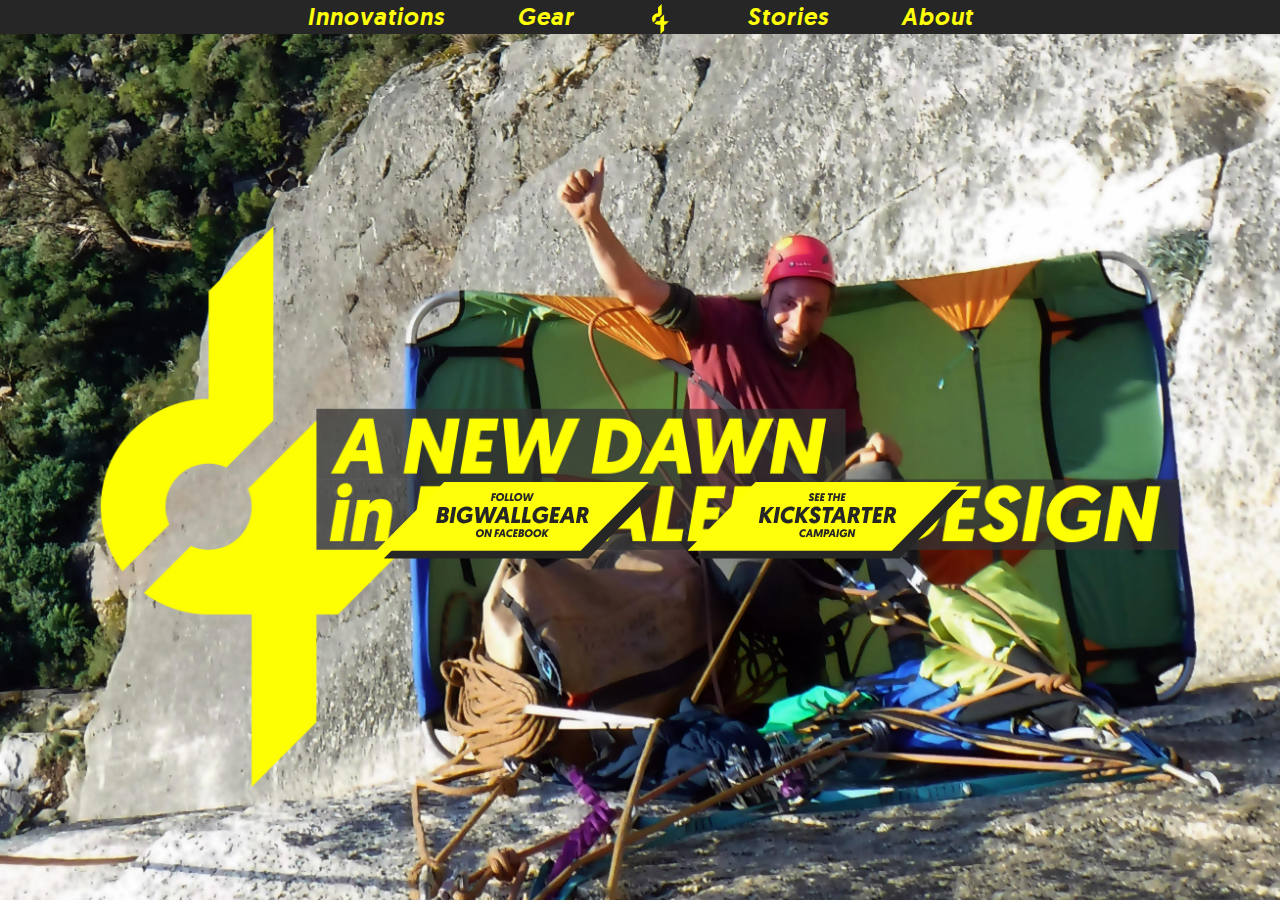
<file: index.html>
<!DOCTYPE html>
<html>
<head>
    <title>D4</title>
    <!-- My CSS -->
    <link rel="stylesheet" href="static/style.css">
    <!-- Bootstrap CSS -->
    <link rel="stylesheet" href="https://maxcdn.bootstrapcdn.com/bootstrap/3.3.7/css/bootstrap.min.css" integrity="sha384-BVYiiSIFeK1dGmJRAkycuHAHRg32OmUcww7on3RYdg4Va+PmSTsz/K68vbdEjh4u" crossorigin="anonymous">
    <!-- JQuery -->
    <script src="https://ajax.googleapis.com/ajax/libs/jquery/3.2.1/jquery.min.js"></script>
    <!-- Boostrap JS -->
    <script src="https://maxcdn.bootstrapcdn.com/bootstrap/3.3.7/js/bootstrap.min.js" integrity="sha384-Tc5IQib027qvyjSMfHjOMaLkfuWVxZxUPnCJA7l2mCWNIpG9mGCD8wGNIcPD7Txa" crossorigin="anonymous"></script>
    <!-- Bitter font -->
    <link href="https://fonts.googleapis.com/css?family=Bitter" rel="stylesheet">
</head>
    
<body style="background: url('static/images/landing/john-LANDINGPAGE.jpg'); background-size: cover; background-repeat: no-repeat;">
    <div class="row menu">
    <nav>
        <ul>
            <left><li><a href="static/innovations.html"><span>Innovations</span></a></li></left>
            <left><li><a href="static/gear.html"><span>Gear</span></a></li></left>
            <li><a href="../index.html"><img src="static/images/logo_yellow.svg" class="logo"></a></li>
            <right><li><a href="static/stories.html"><span>Stories</span></a></li></right>
            <right><li><a href="static/about.html"><span>About</span></a></li></right>
        </ul>    
    </nav>
    </div>
    
    <div class="row landing-links">
        <div class="col-md-3">
        </div>
        <div class="col-md-3">
            <a href="https://www.facebook.com/bigwallgear/" target="_blank" >
                <img src="static/images/landing/facebook.svg" class="landing-link">
            </a>
        </div>
        <div class="col-md-3">
            <a href="https://www.kickstarter.com/projects/1188459201/the-d4-portaledge" target="_blank" >
                <img src="static/images/landing/kickstarter.svg" class="landing-link">
            </a>
        </div>
        <div class="col-md-3">
        </div>
    </div>
</body>
    
    
</html>
</file>
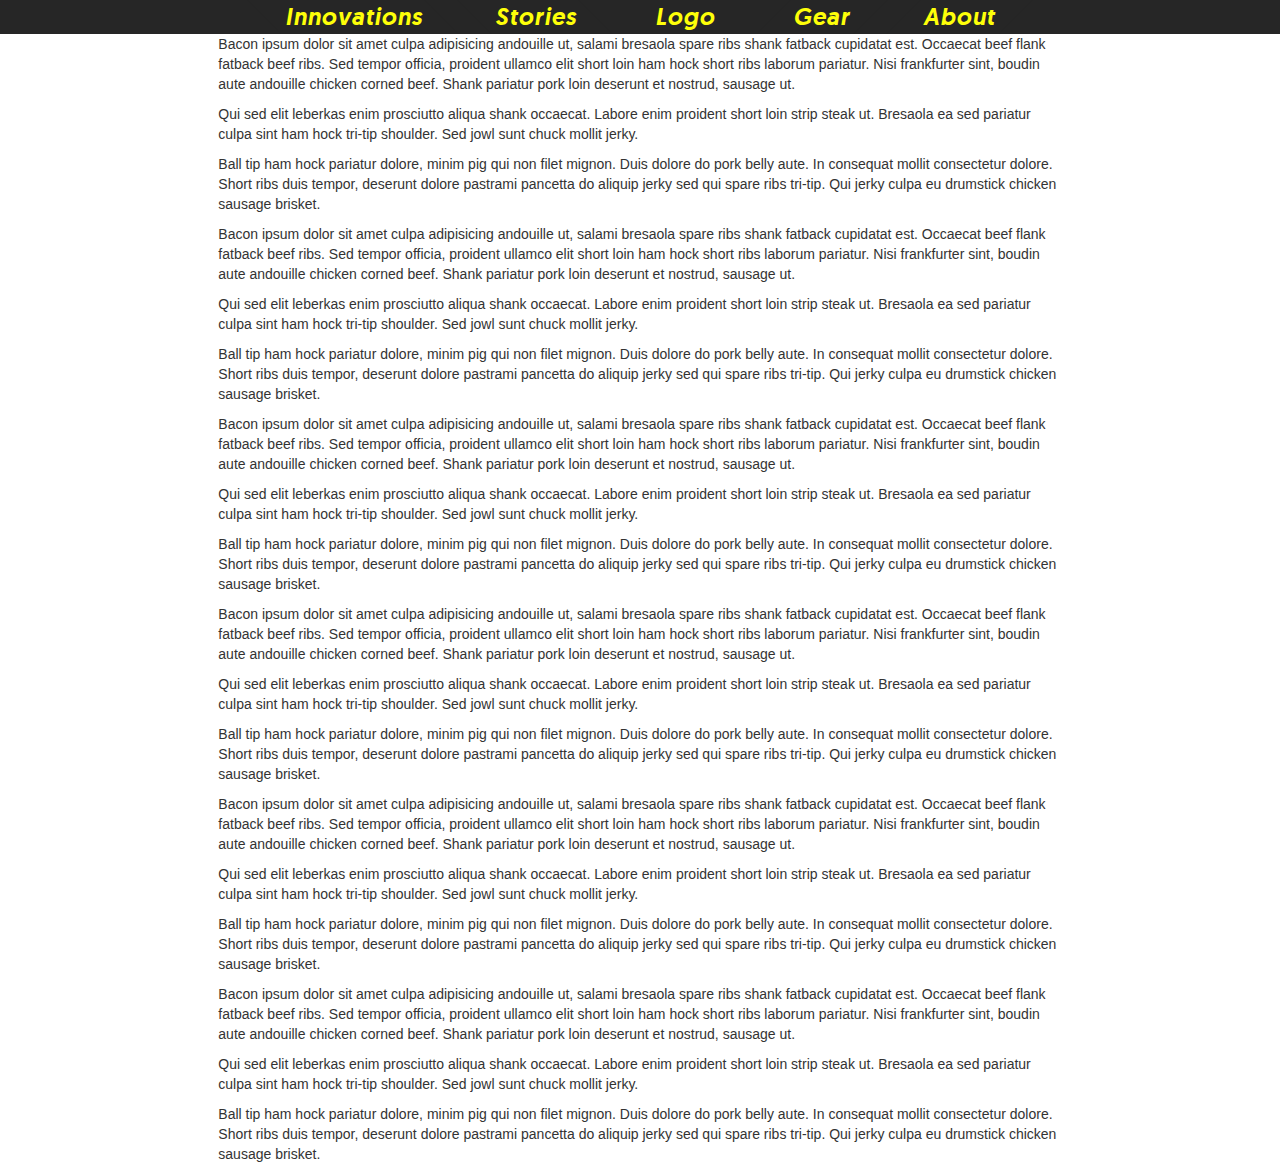
<file: static/index.html>
<!DOCTYPE html>
<html>
<head>
    <title>D4</title>
    <!-- My CSS -->
    <link rel="stylesheet" href="style.css">
    <!-- Bootstrap CSS -->
    <link rel="stylesheet" href="https://maxcdn.bootstrapcdn.com/bootstrap/3.3.7/css/bootstrap.min.css" integrity="sha384-BVYiiSIFeK1dGmJRAkycuHAHRg32OmUcww7on3RYdg4Va+PmSTsz/K68vbdEjh4u" crossorigin="anonymous">
    <!-- JQuery -->
    <script src="https://ajax.googleapis.com/ajax/libs/jquery/3.2.1/jquery.min.js"></script>
    <!-- Boostrap JS -->
    <script src="https://maxcdn.bootstrapcdn.com/bootstrap/3.3.7/js/bootstrap.min.js" integrity="sha384-Tc5IQib027qvyjSMfHjOMaLkfuWVxZxUPnCJA7l2mCWNIpG9mGCD8wGNIcPD7Txa" crossorigin="anonymous"></script>
    <!-- My JS -->
    <script src="../js/scripts.js"></script>
    
</head>
    
<body>
    <div class="row menu">
    <nav>
        <ul>
            <left><li><a href="innovations.html"><span>Innovations</span></a></li></left>
            <left><li><a href="stories.html"><span>Stories</span></a></li></left>
            <logo><li><a class="logo" href="index.html"><span>Logo</span></a></li></logo>
            <right><li><a href="gear.html"><span>Gear</span></a></li></right>
            <right><li><a href="about.html"><span>About</span></a></li></right>
        </ul>    
    </nav>
    </div>
    
    <div class="row content">
        <div class="col-md-8 col-md-offset-2">
        <p>Bacon ipsum dolor sit amet culpa adipisicing andouille ut, salami bresaola spare ribs shank fatback cupidatat est. Occaecat beef flank fatback beef ribs. Sed tempor officia, proident ullamco elit short loin ham hock short ribs laborum pariatur. Nisi frankfurter sint, boudin aute andouille chicken corned beef. Shank pariatur pork loin deserunt et nostrud, sausage ut.</p>
        <p>Qui sed elit leberkas enim prosciutto aliqua shank occaecat. Labore enim proident short loin strip steak ut. Bresaola ea sed pariatur culpa sint ham hock tri-tip shoulder. Sed jowl sunt chuck mollit jerky.</p>
        <p>Ball tip ham hock pariatur dolore, minim pig qui non filet mignon. Duis dolore do pork belly aute. In consequat mollit consectetur dolore. Short ribs duis tempor, deserunt dolore pastrami pancetta do aliquip jerky sed qui spare ribs tri-tip. Qui jerky culpa eu drumstick chicken sausage brisket.</p>
        <p>Bacon ipsum dolor sit amet culpa adipisicing andouille ut, salami bresaola spare ribs shank fatback cupidatat est. Occaecat beef flank fatback beef ribs. Sed tempor officia, proident ullamco elit short loin ham hock short ribs laborum pariatur. Nisi frankfurter sint, boudin aute andouille chicken corned beef. Shank pariatur pork loin deserunt et nostrud, sausage ut.</p>
        <p>Qui sed elit leberkas enim prosciutto aliqua shank occaecat. Labore enim proident short loin strip steak ut. Bresaola ea sed pariatur culpa sint ham hock tri-tip shoulder. Sed jowl sunt chuck mollit jerky.</p>
        <p>Ball tip ham hock pariatur dolore, minim pig qui non filet mignon. Duis dolore do pork belly aute. In consequat mollit consectetur dolore. Short ribs duis tempor, deserunt dolore pastrami pancetta do aliquip jerky sed qui spare ribs tri-tip. Qui jerky culpa eu drumstick chicken sausage brisket.</p>
        <p>Bacon ipsum dolor sit amet culpa adipisicing andouille ut, salami bresaola spare ribs shank fatback cupidatat est. Occaecat beef flank fatback beef ribs. Sed tempor officia, proident ullamco elit short loin ham hock short ribs laborum pariatur. Nisi frankfurter sint, boudin aute andouille chicken corned beef. Shank pariatur pork loin deserunt et nostrud, sausage ut.</p>
        <p>Qui sed elit leberkas enim prosciutto aliqua shank occaecat. Labore enim proident short loin strip steak ut. Bresaola ea sed pariatur culpa sint ham hock tri-tip shoulder. Sed jowl sunt chuck mollit jerky.</p>
        <p>Ball tip ham hock pariatur dolore, minim pig qui non filet mignon. Duis dolore do pork   belly aute. In consequat mollit consectetur dolore. Short ribs duis tempor, deserunt dolore pastrami pancetta do aliquip jerky sed qui spare ribs tri-tip. Qui jerky culpa eu drumstick chicken sausage brisket.</p>
        <p>Bacon ipsum dolor sit amet culpa adipisicing andouille ut, salami bresaola spare ribs shank fatback cupidatat est. Occaecat beef flank fatback beef ribs. Sed tempor officia, proident ullamco elit short loin ham hock short ribs laborum pariatur. Nisi frankfurter sint, boudin aute andouille chicken corned beef. Shank pariatur pork loin deserunt et nostrud, sausage ut.</p>
        <p>Qui sed elit leberkas enim prosciutto aliqua shank occaecat. Labore enim proident short loin strip steak ut. Bresaola ea sed pariatur culpa sint ham hock tri-tip shoulder. Sed jowl sunt chuck mollit jerky.</p>
        <p>Ball tip ham hock pariatur dolore, minim pig qui non filet mignon. Duis dolore do pork belly aute. In consequat mollit consectetur dolore. Short ribs duis tempor, deserunt dolore pastrami pancetta do aliquip jerky sed qui spare ribs tri-tip. Qui jerky culpa eu drumstick chicken sausage brisket.</p>
        <p>Bacon ipsum dolor sit amet culpa adipisicing andouille ut, salami bresaola spare ribs shank fatback cupidatat est. Occaecat beef flank fatback beef ribs. Sed tempor officia, proident ullamco elit short loin ham hock short ribs laborum pariatur. Nisi frankfurter sint, boudin aute andouille chicken corned beef. Shank pariatur pork loin deserunt et nostrud, sausage ut.</p>
        <p>Qui sed elit leberkas enim prosciutto aliqua shank occaecat. Labore enim proident short loin strip steak ut. Bresaola ea sed pariatur culpa sint ham hock tri-tip shoulder. Sed jowl sunt chuck mollit jerky.</p>
        <p>Ball tip ham hock pariatur dolore, minim pig qui non filet mignon. Duis dolore do pork belly aute. In consequat mollit consectetur dolore. Short ribs duis tempor, deserunt dolore pastrami pancetta do aliquip jerky sed qui spare ribs tri-tip. Qui jerky culpa eu drumstick chicken sausage brisket.</p>
        <p>Bacon ipsum dolor sit amet culpa adipisicing andouille ut, salami bresaola spare ribs shank fatback cupidatat est. Occaecat beef flank fatback beef ribs. Sed tempor officia, proident ullamco elit short loin ham hock short ribs laborum pariatur. Nisi frankfurter sint, boudin aute andouille chicken corned beef. Shank pariatur pork loin deserunt et nostrud, sausage ut.</p>
        <p>Qui sed elit leberkas enim prosciutto aliqua shank occaecat. Labore enim proident short loin strip steak ut. Bresaola ea sed pariatur culpa sint ham hock tri-tip shoulder. Sed jowl sunt chuck mollit jerky.</p>
        <p>Ball tip ham hock pariatur dolore, minim pig qui non filet mignon. Duis dolore do pork   belly aute. In consequat mollit consectetur dolore. Short ribs duis tempor, deserunt dolore pastrami pancetta do aliquip jerky sed qui spare ribs tri-tip. Qui jerky culpa eu drumstick chicken sausage brisket.</p>
        </div>
    </div>
    
</body>
    
    
</html>
</file>
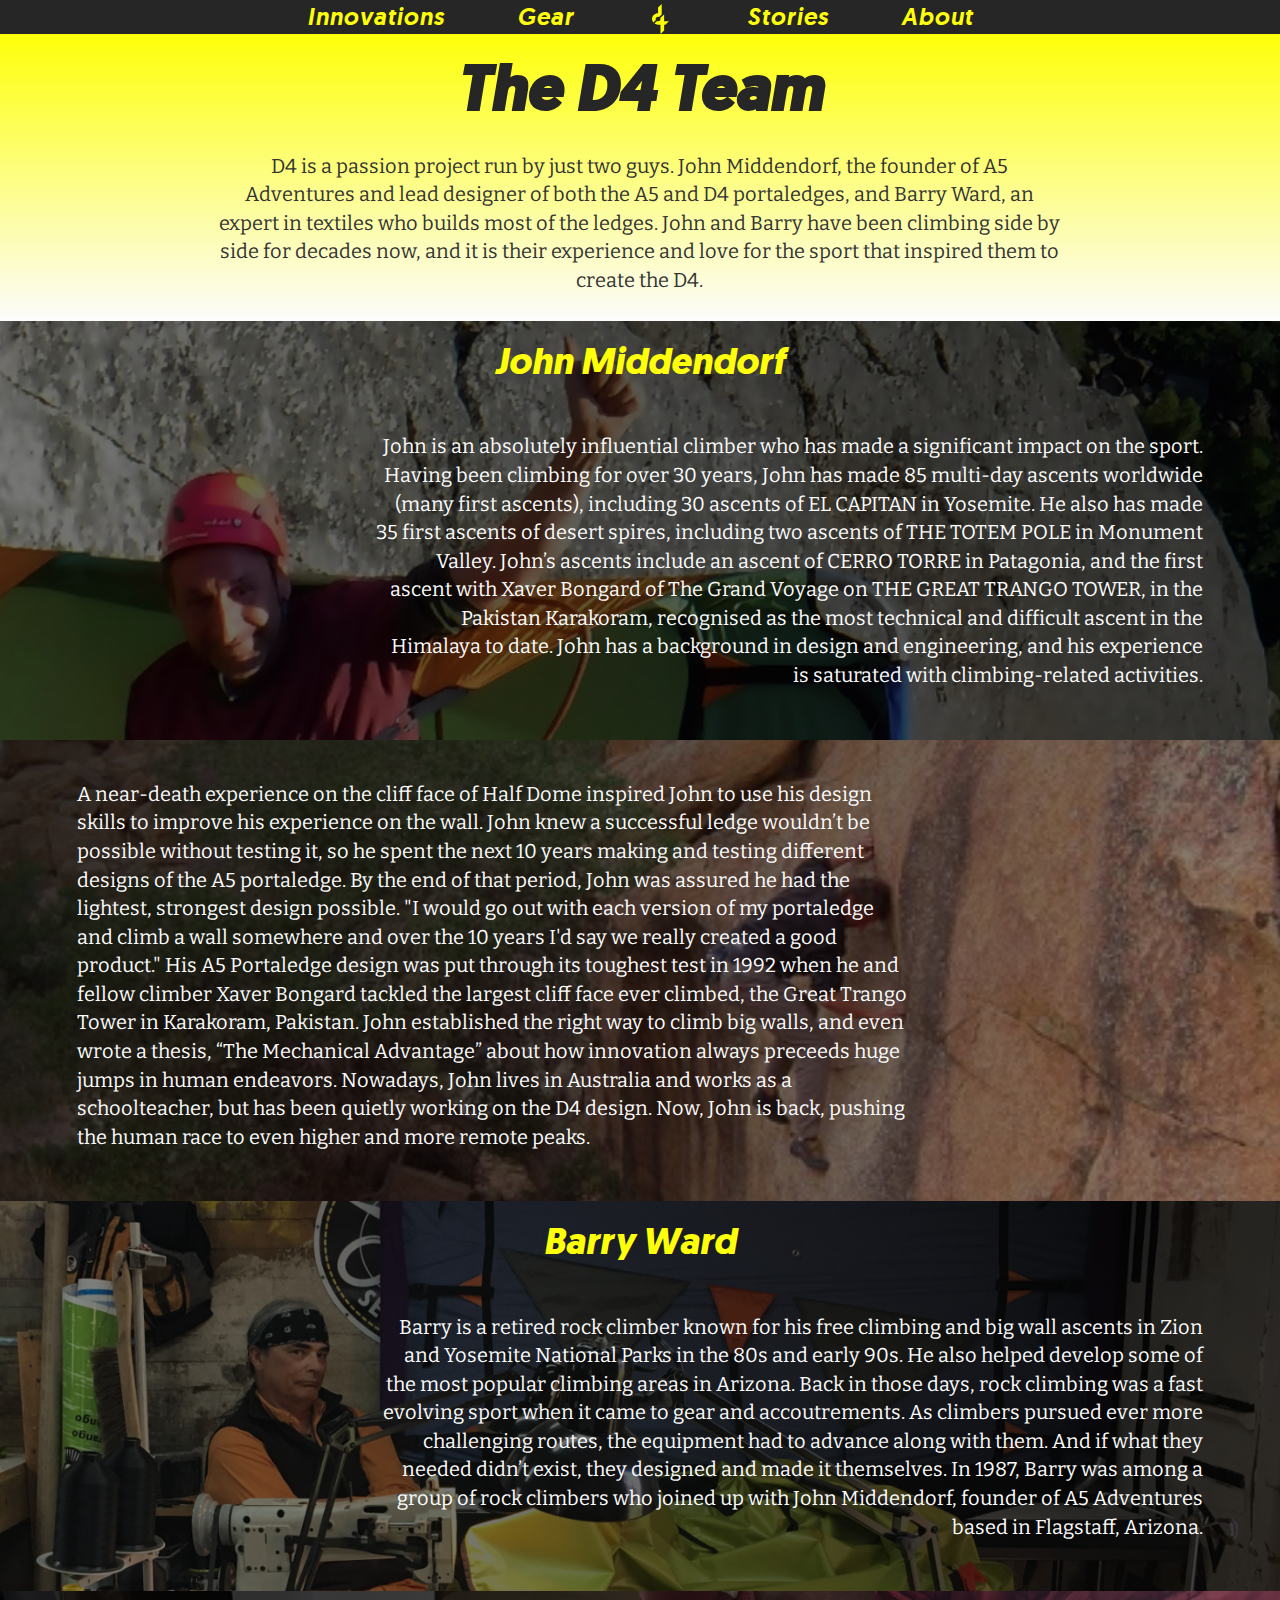
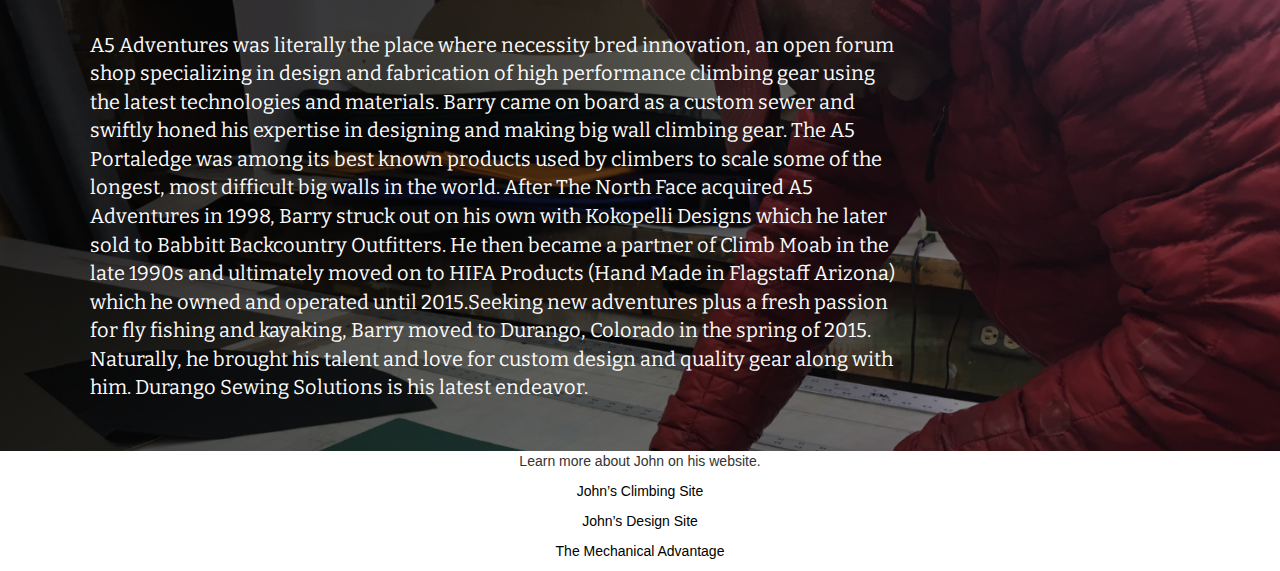
<file: static/about.html>
<!DOCTYPE html>
<html>
<head>
    <title>D4</title>
    <!-- My CSS -->
    <link rel="stylesheet" href="style.css">
    <!-- Bootstrap CSS -->
    <link rel="stylesheet" href="https://maxcdn.bootstrapcdn.com/bootstrap/3.3.7/css/bootstrap.min.css" integrity="sha384-BVYiiSIFeK1dGmJRAkycuHAHRg32OmUcww7on3RYdg4Va+PmSTsz/K68vbdEjh4u" crossorigin="anonymous">
    <!-- JQuery -->
    <script src="https://ajax.googleapis.com/ajax/libs/jquery/3.2.1/jquery.min.js"></script>
    <!-- Boostrap JS -->
    <script src="https://maxcdn.bootstrapcdn.com/bootstrap/3.3.7/js/bootstrap.min.js" integrity="sha384-Tc5IQib027qvyjSMfHjOMaLkfuWVxZxUPnCJA7l2mCWNIpG9mGCD8wGNIcPD7Txa" crossorigin="anonymous"></script>
    <!-- My JS -->
    <script src="../js/scripts.js"></script>
    <!-- Bitter font -->
    <link href="https://fonts.googleapis.com/css?family=Bitter" rel="stylesheet">
    
</head>
    
<body>
    <div class="row menu">
    <nav>
        <ul>
            <left><li><a href="innovations.html"><span>Innovations</span></a></li></left>
            <left><li><a href="gear.html"><span>Gear</span></a></li></left>
            <li><a href="../index.html"><img src="images/logo_yellow.svg" class="logo"></a></li>
            <right><li><a href="stories.html"><span>Stories</span></a></li></right>
            <right><li><a href="about.html"><span>About</span></a></li></right>
        </ul>    
    </nav>
    </div>
    
<div class="container-desktop">
    <div class="row content gradient">
        <div>
            <h1 id="team" class="innovation-title-italic" align="center">The D4 Team</h1>
        </div>
        <div class="col-md-8 col-md-offset-2">
            <p id="passion" align="center" style="font-size: 20px;">
                D4 is a passion project run by just two guys.  John Middendorf, the founder of A5 Adventures and lead designer of both the A5 and D4 portaledges, and Barry Ward, an expert in textiles who builds most of the ledges.  John and Barry have been climbing side by side for decades now, and it is their experience and love for the sport that inspired them to create the D4.
            </p>
        </div>
    </div>
            
    <div class="row content" id="john">
        <div class="col-md-4 col-md-offset-4 content-white">
            <h2 id="yellow-title">John Middendorf</h2>
        </div>
        <div class="row">
            <div>
                <p class="content-white text-right pull-right" style="font-size: 20px;">
                    John is an absolutely influential climber who has made a significant impact on the sport.  Having been climbing for over 30 years, John has made 85 multi-day ascents worldwide (many first ascents), including 30 ascents of EL
                    CAPITAN in Yosemite. He also has made 35 first ascents of desert spires, including two ascents of THE TOTEM POLE in Monument Valley.  John’s ascents include  an ascent of CERRO TORRE in Patagonia, and the first ascent
                    with Xaver Bongard of The Grand Voyage on THE GREAT TRANGO TOWER, in
                    the Pakistan Karakoram, recognised as the most technical and difficult ascent in the Himalaya to date.  John has a background in design and engineering, and his experience is saturated with climbing-related activities. 
                </p>
            </div>
        </div>
        <div class="row" id="john2">
            <div>
                <p class="content-white text-left pull-left" style="font-size: 20px;"> 
                    A near-death experience on the cliff face of Half Dome inspired John to use his design skills to improve his experience on the wall.  John knew a successful ledge wouldn’t be possible without testing it, so he spent the next 10 years making and testing different designs of the A5 portaledge.  By the end of that period, John was assured he had the lightest, strongest design possible.  "I would go out with each version of my portaledge and climb a wall somewhere and over the 10 years I'd say we really created a good product." His A5 Portaledge design was put through its toughest test in 1992 when he and fellow climber Xaver Bongard tackled the largest cliff face ever climbed, the Great Trango Tower in Karakoram, Pakistan.  John established the right way to climb big walls, and even wrote a thesis, “The Mechanical Advantage” about how innovation always preceeds huge jumps in human endeavors.  Nowadays, John lives in Australia and works as a schoolteacher, but has been quietly working on the D4 design.  Now, John is back, pushing the human race to even higher and more remote peaks.     
                </p>
            </div>
        </div>        
    </div>
    <div class="row" id="barry">
        <div class="col-md-4 col-md-offset-4">
            <h2 id="yellow-title">Barry Ward</h2>
        </div>
        <div class="row">
            <div>
                <p class="content-white text-right pull-right" style="font-size: 20px;">
                    Barry is a retired rock climber known for his free climbing and big wall ascents in Zion and Yosemite National Parks in the 80s and early 90s. He also helped develop some of the most popular climbing areas in Arizona. Back in those days, rock climbing was a fast evolving sport when it came to gear and accoutrements.  As climbers pursued ever more challenging routes, the equipment had to advance along with them.  And if what they needed didn’t exist, they designed and made it themselves. In 1987, Barry was among a group of rock climbers who joined up with John Middendorf, founder of A5 Adventures based in Flagstaff, Arizona. 
                    
                </p>
            </div>
        </div>
    </div>
    <div class="row" id="barry2">
        <div>
            <p class="content-white text-left pull-left" style="font-size: 20px;">
                 A5 Adventures was literally the place where necessity bred innovation, an open  forum shop specializing in design and fabrication of high performance climbing   gear using the latest technologies and materials. Barry came on board as a custom sewer and swiftly honed his expertise in designing and making big wall climbing gear.  The A5 Portaledge was among its best known products used by climbers to scale some of the longest, most difficult big walls in the world. After The North Face acquired A5 Adventures in 1998, Barry struck out on his own with Kokopelli Designs which he later sold to Babbitt Backcountry Outfitters.  He then became a partner of Climb Moab in the late 1990s and ultimately moved on to HIFA Products (Hand Made in Flagstaff Arizona) which he owned and operated until 2015.Seeking new adventures plus a fresh passion for fly fishing and kayaking, Barry moved to Durango, Colorado in the spring of 2015.  Naturally, he brought his talent and love for custom design and quality gear along with him.  Durango Sewing Solutions is his latest endeavor.    
            </p>
        </div>
    </div>
    </div>
    <div row="content">
        <div class="col-md-6 col-md-offset-3">
            <div class="row">
                <p align="center">
                    Learn more about John on his website.
                </p>
            </div>
            <div class="row">
                <a href="https://www.bigwalls.net">
                    <p align="center" style="color: black;" target="_blank">John’s Climbing Site</p>
                </a>
            </div>
            <div class="row">
                <a href="https://www.johnmiddendorf.net">
                    <p align="center" style="color: black;" target="_blank">John’s Design Site </p>
                </a>
            </div>
            <div class="row">
                <a href="http://www.bigwalls.net/climb/mechadv/index.html">
                    <p align="center" style="color: black;" target="_blank">The Mechanical Advantage</p>
                </a>
            </div>
        </div>
    </div>
    
</body>
    
    
</html>
</file>
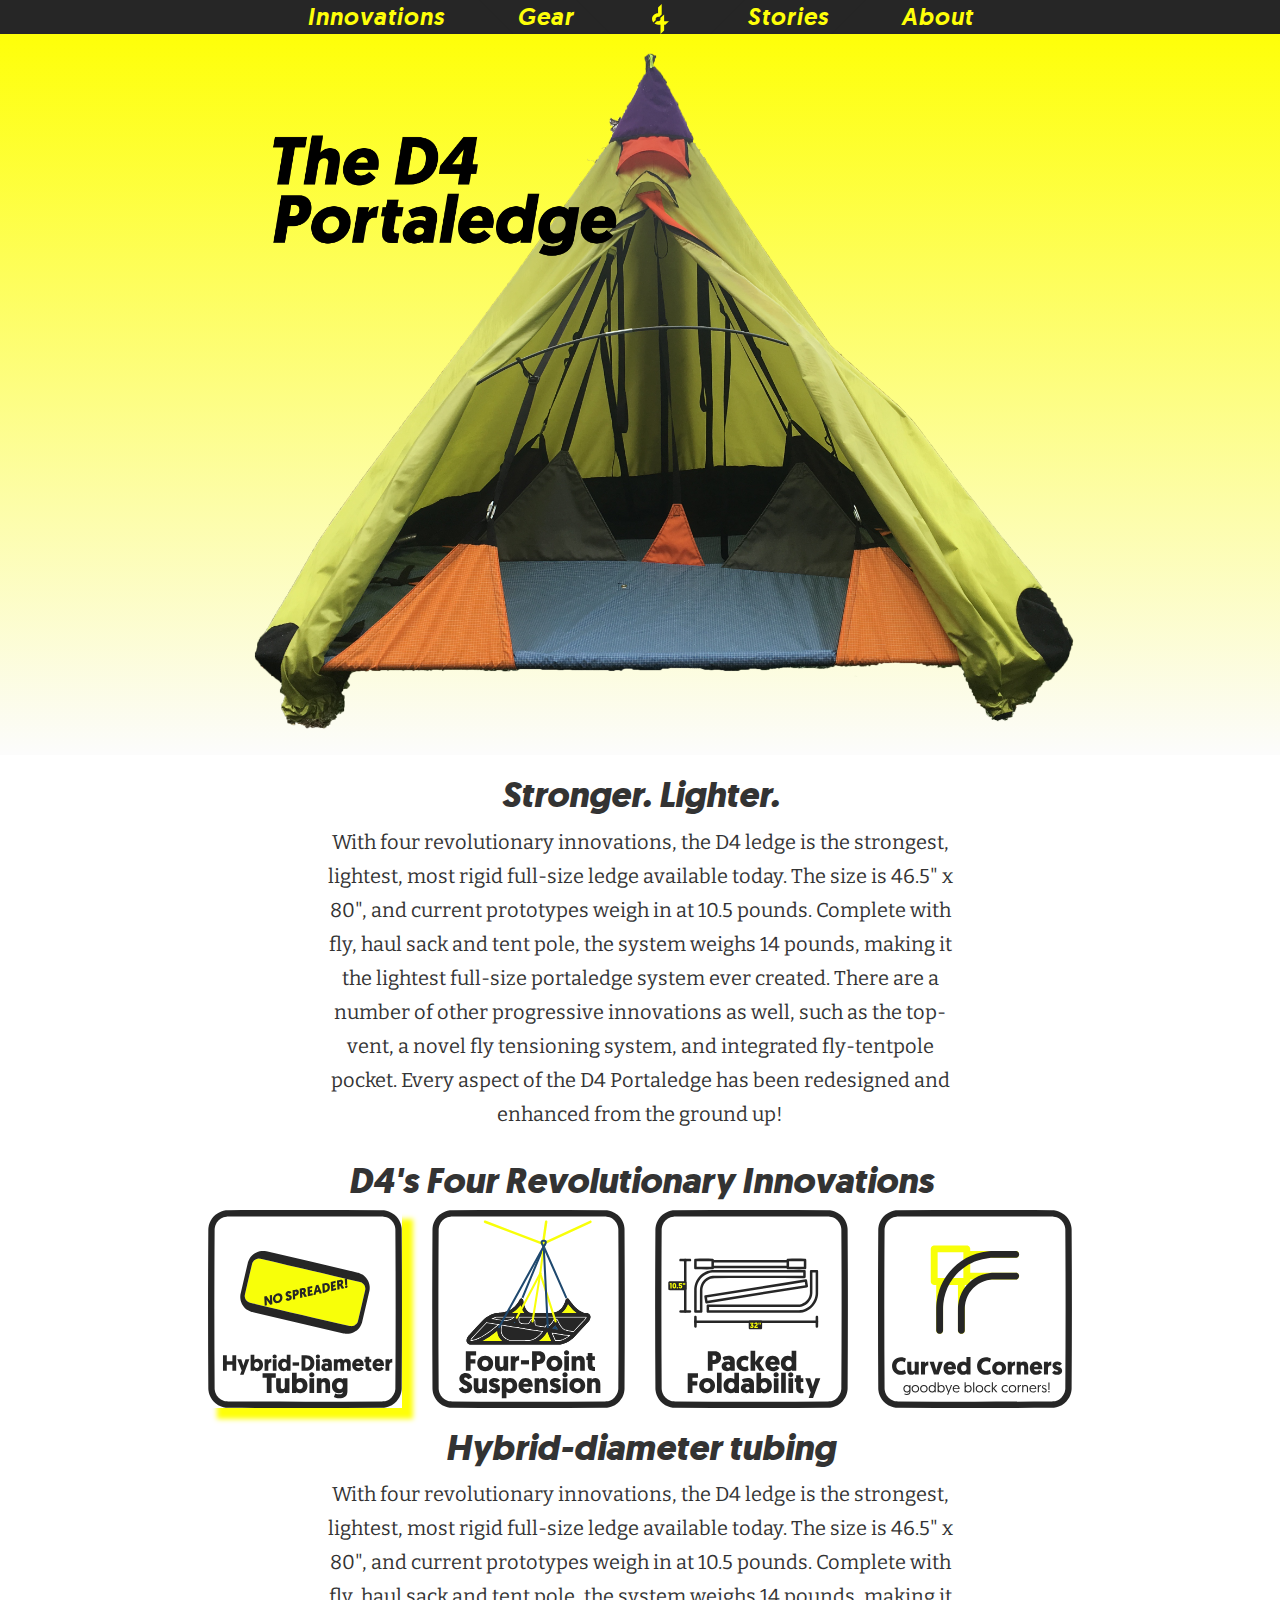
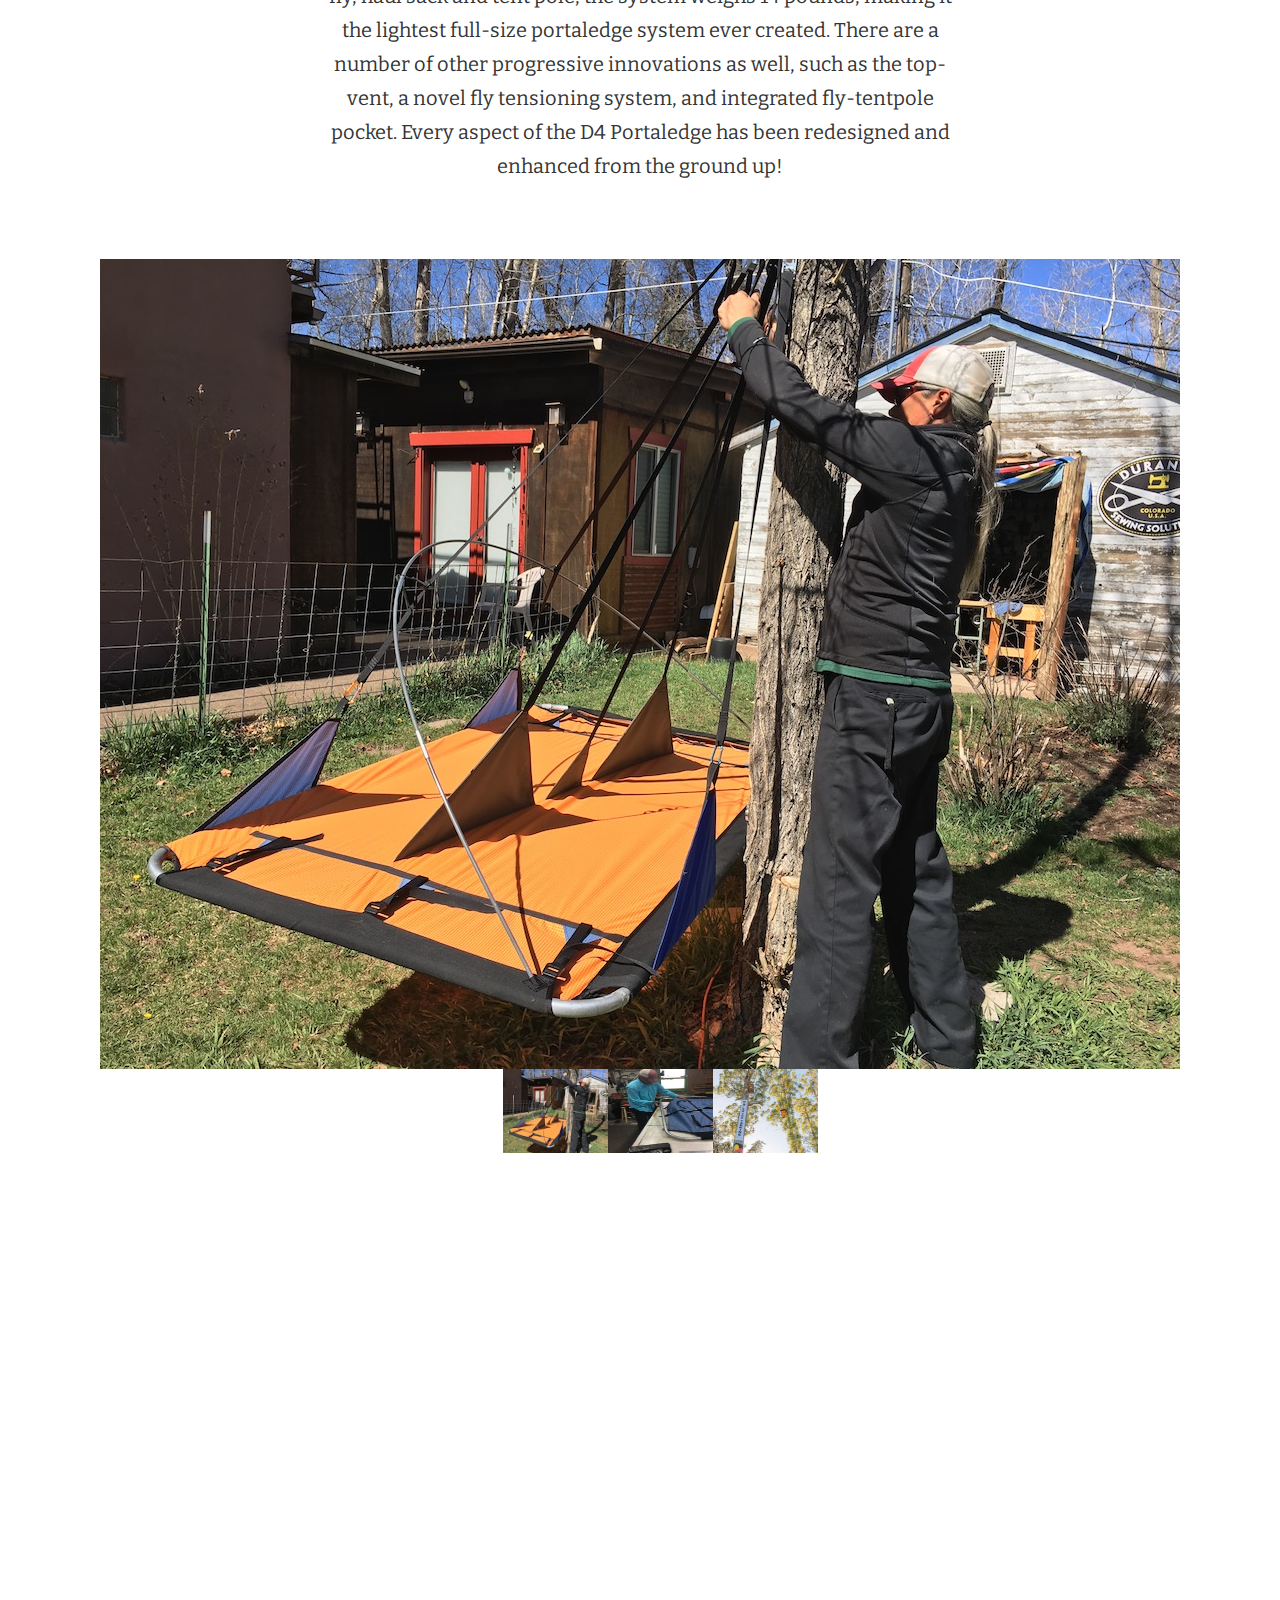
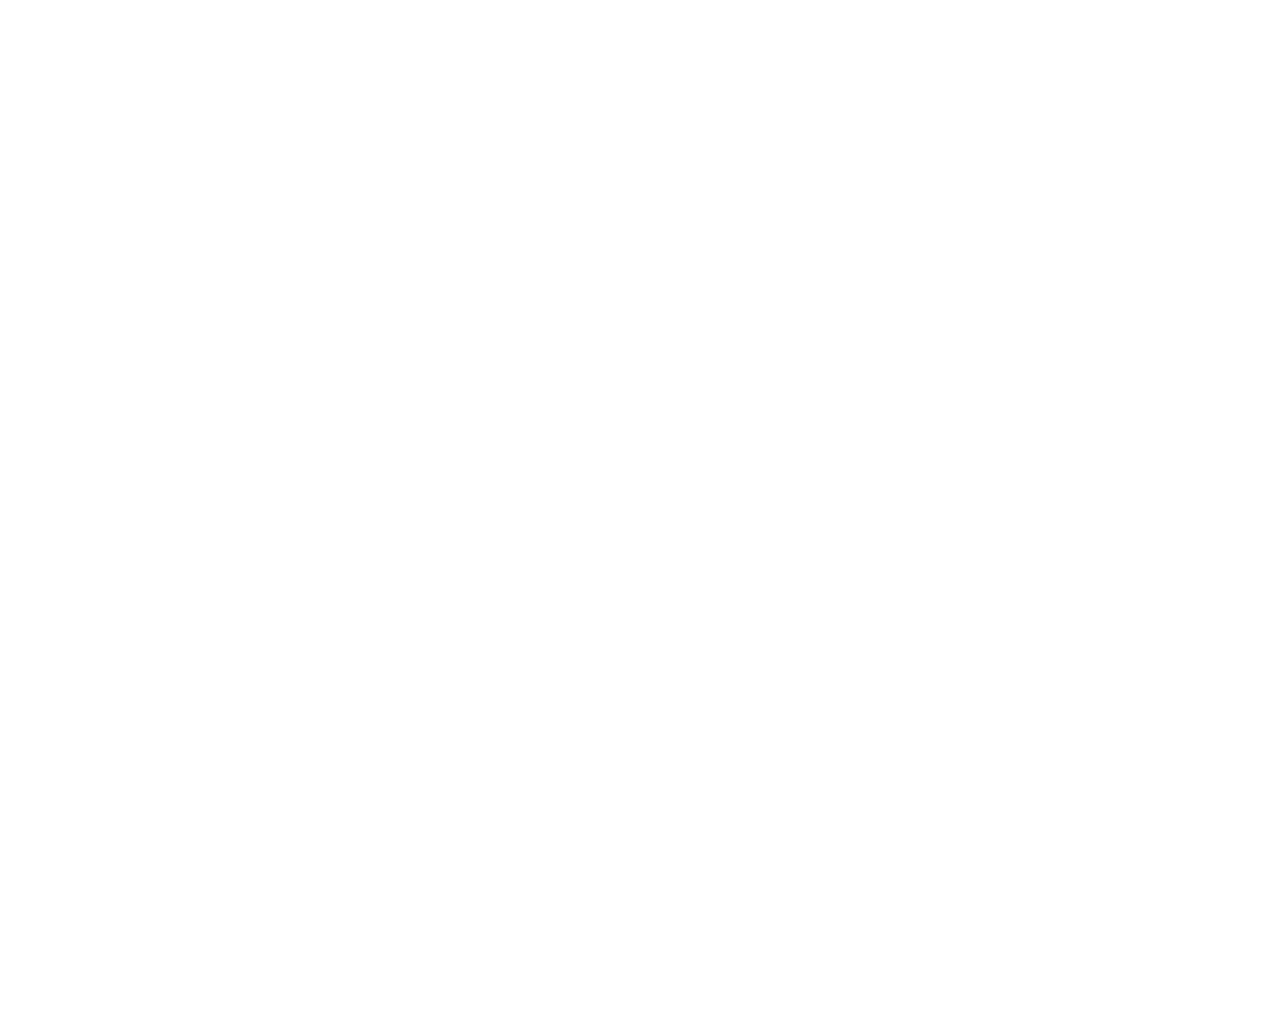
<file: static/gear.html>
<!DOCTYPE html>
<html>
<head>
    <title>D4</title>
    <!-- My CSS -->
    <link rel="stylesheet" href="style.css">
    <!-- Bootstrap CSS -->
    <link rel="stylesheet" href="https://maxcdn.bootstrapcdn.com/bootstrap/3.3.7/css/bootstrap.min.css" integrity="sha384-BVYiiSIFeK1dGmJRAkycuHAHRg32OmUcww7on3RYdg4Va+PmSTsz/K68vbdEjh4u" crossorigin="anonymous">
    <!-- JQuery -->
    <script src="https://ajax.googleapis.com/ajax/libs/jquery/3.2.1/jquery.min.js"></script>
    <!-- Boostrap JS -->
    <script src="https://maxcdn.bootstrapcdn.com/bootstrap/3.3.7/js/bootstrap.min.js" integrity="sha384-Tc5IQib027qvyjSMfHjOMaLkfuWVxZxUPnCJA7l2mCWNIpG9mGCD8wGNIcPD7Txa" crossorigin="anonymous"></script>
    <!-- My JS -->
    <script src="../js/scripts.js"></script>
    <!-- Bitter font -->
    <link href="https://fonts.googleapis.com/css?family=Bitter" rel="stylesheet">
    
</head>
    
<body>
    <div class="row menu">
    <nav>
        <ul>
            <left><li><a href="innovations.html"><span>Innovations</span></a></li></left>
            <left><li><a href="gear.html"><span>Gear</span></a></li></left>
            <li><a href="../index.html"><img src="images/logo_yellow.svg" class="logo"></a></li>
            <right><li><a href="stories.html"><span>Stories</span></a></li></right>
            <right><li><a href="about.html"><span>About</span></a></li></right>
        </ul>    
    </nav>
    </div>
    <div class="col-md-12 gradient">
        <img class="tent center-block" src="images/gear/IMG_2426_edit.png">
    </div>
    
    <div class="row">
        <h1 class="col-md-12 innovation-title-italic" align="center">Stronger. Lighter.</h1>
        <p class="col-md-6 col-md-offset-3 content-bitter" align="center"
           style="font-size: 20px;">
            With four revolutionary innovations, the D4 ledge is the strongest, lightest, most rigid full-size ledge available today. The size is 46.5" x 80", and current prototypes weigh in at 10.5 pounds. Complete with fly, haul sack and tent pole, the system weighs 14 pounds, making it the lightest full-size portaledge system ever created.  There are a number of other progressive innovations as well, such as the top-vent, a novel fly tensioning system, and integrated fly-tentpole pocket.  Every aspect of the D4 Portaledge has been redesigned and enhanced from the ground up!
        </p>
    </div>
    
    <div class="row">
        <h1 class="col-md-12 innovation-title-italic" align="center">D4's Four Revolutionary Innovations</h1>
        <div class="row">
            <div class="col-md-2"></div>
            
            <div class="col-md-2" onclick="toggle1('innov1')">
                <img src="images/gear/tubing.svg" id="choice1" class="innov-hover selected">
            </div>
            <div class="col-md-2" onclick="toggle2('innov2')">
                <img src="images/gear/suspension.svg" id="choice2" class="innov-hover">
            </div>
            <div class="col-md-2" onclick="toggle3('innov3')">
                <img src="images/gear/foldability.svg" id="choice3" class="innov-hover">
            </div>
            <div class="col-md-2" onclick="toggle4('innov4')">
                <img src="images/gear/corners.svg" id="choice4" class="innov-hover">
            </div>
            
            <div class="col-md-2"></div>
        </div>
    </div>
    
    <div class="row">
        <div class="row" id="innov1">
            <h1 class="col-md-12 innovation-title-italic" align="center">Hybrid-diameter tubing</h1>
            <p class="col-md-6 col-md-offset-3 content-bitter" align="center"
           style="font-size: 20px;">
                With four revolutionary innovations, the D4 ledge is the strongest, lightest, most rigid full-size ledge available today. The size is 46.5" x 80", and current prototypes weigh in at 10.5 pounds. Complete with fly, haul sack and tent pole, the system weighs 14 pounds, making it the lightest full-size portaledge system ever created.  There are a number of other progressive innovations as well, such as the top-vent, a novel fly tensioning system, and integrated fly-tentpole pocket.  Every aspect of the D4 Portaledge has been redesigned and enhanced from the ground up!
            </p>
        </div>
        <div class="row hidden" id="innov2">
            <h1 class="col-md-12 innovation-title-italic" align="center">Four-Point Suspension</h1>
            <p class="col-md-6 col-md-offset-3 content-bitter" align="center"
           style="font-size: 20px;">
                The four-point suspension allows for easier adjustment and a more stable platform--the new D4 system is a 4/8-point equalising suspension with each of the four fins distributing the load to eight attachment points, creating more stability in typical off-center big wall loading situations. Weight is saved, fewer straps to tangle during set-up, and adjustments are easy for every big wall and tree bivy situation.
            </p>
        </div>
        <div class="row hidden" id="innov3">
            <h1 class="col-md-12 innovation-title-italic" align="center">Packed Foldability</h1>
            <p class="col-md-6 col-md-offset-3 content-bitter" align="center"
           style="font-size: 20px;">
                The D4 portaledge is the most compact folding ledge design, and even the haul sack has been re-invented to make packing up, and most importantly, deploying the portaledge tons easier, even in high wind situations.  The  zippered haulsack enables packing up to be simple and easy, while also ensuring an organised deployment.  This unique design also allows for the portaledge to be optionally integrated with the fly (which fits in a separate pocket) as the system is packed up, for full stormproof deployments in minutes. Poised in readiness!
            </p>
        </div>
        <div class="row hidden" id="innov4">
            <h1 class="col-md-12 innovation-title-italic" align="center">Curved Corners</h1>
            <p class="col-md-6 col-md-offset-3 content-bitter" align="center"
           style="font-size: 20px;">
                Stormproof portaledges back in the 80's and 90's with his A5 Adventures company.  One of the solutions he came up with to make a rigid ledge back then was the "Block Corner" design, which is seen on virtually every portaledge manufactured by other companies today.  The new curved corners is a superior solution, offering more strength, lighter weight, and most importantly, increased rigidity of the overall frame.
            </p>
        </div>
    </div>
    
    <div class="row">
    <div id='gallery' class='gallery'>
  <div id='lg-wrap' class='current-image-wrapper'>
    <img id='large' data-idx='0' src='../static/images/gear/gallery/gallery1.JPG'>
  </div>
  <ul id='thumbnails' class='thumbnails'>
    <li>
      <a href='../static/images/gear/gallery/gallery1.JPG'>
        <img data-idx='0' src='../static/images/gear/gallery/thumbnails/gallery1.JPG'>
      </a>
    </li><!--
    --><li>
      <a href='../static/images/gear/gallery/gallery2.JPG'>
        <img data-idx='1' src='../static/images/gear/gallery/thumbnails/gallery2.JPG'>
      </a>
    </li><!--
    --><li>
      <a href='../static/images/gear/gallery/gallery3.jpg'>
        <img data-idx='2' src='../static/images/gear/gallery/thumbnails/gallery3.jpg'>
      </a>
    </li>
  </ul>
</div>
    </div>
    
    <div class="row">
        <div class="col-md-8 col-md-offset-2" align="center">
            <iframe src="https://docs.google.com/forms/d/e/1FAIpQLSfrVakkvfID6oKepMZmVF_iPfAeoWzh4mAXF-0mikrNgvYI5g/viewform?embedded=true" align="center" onload="resizeIframe(this)" scrolling="no" frameborder=0 style ="display:block; height: 1400px; width: 100%">Loading...</iframe>
        </div>
    </div>
</body>
    
    
</html>
</file>
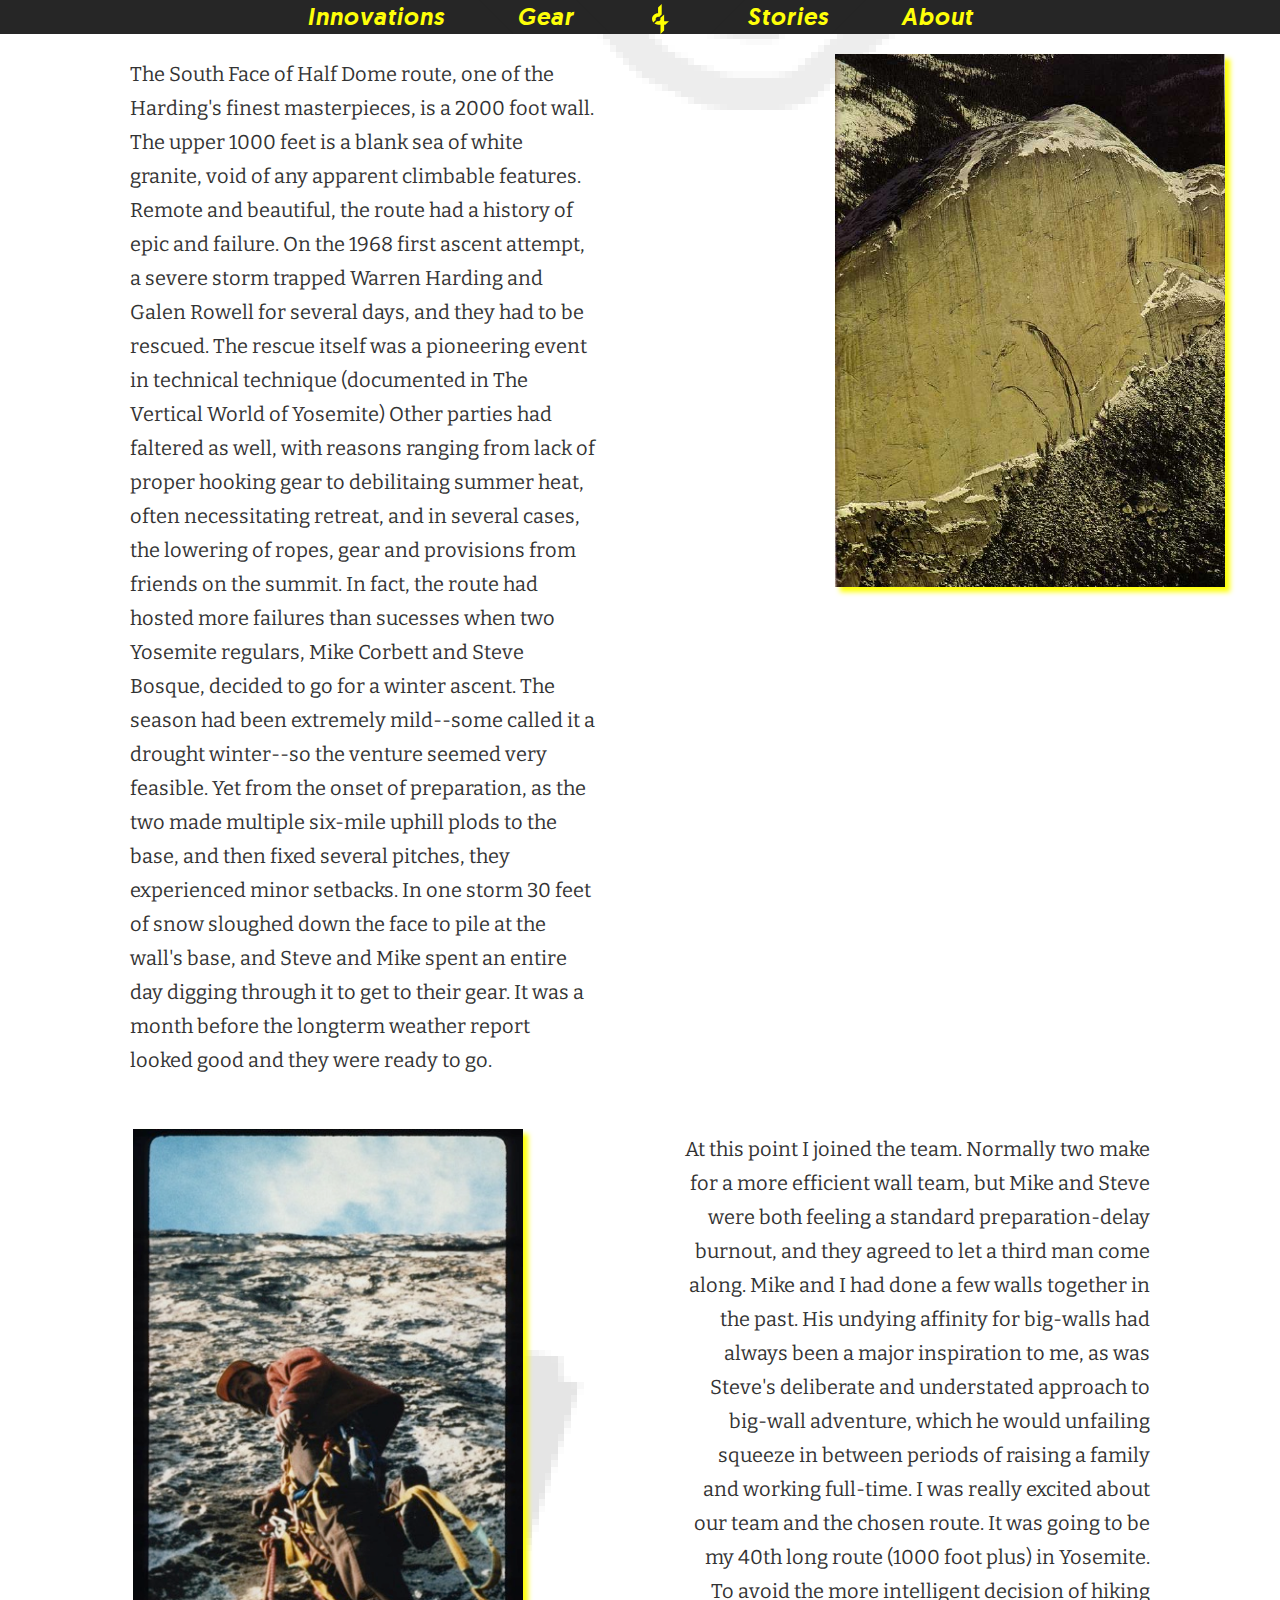
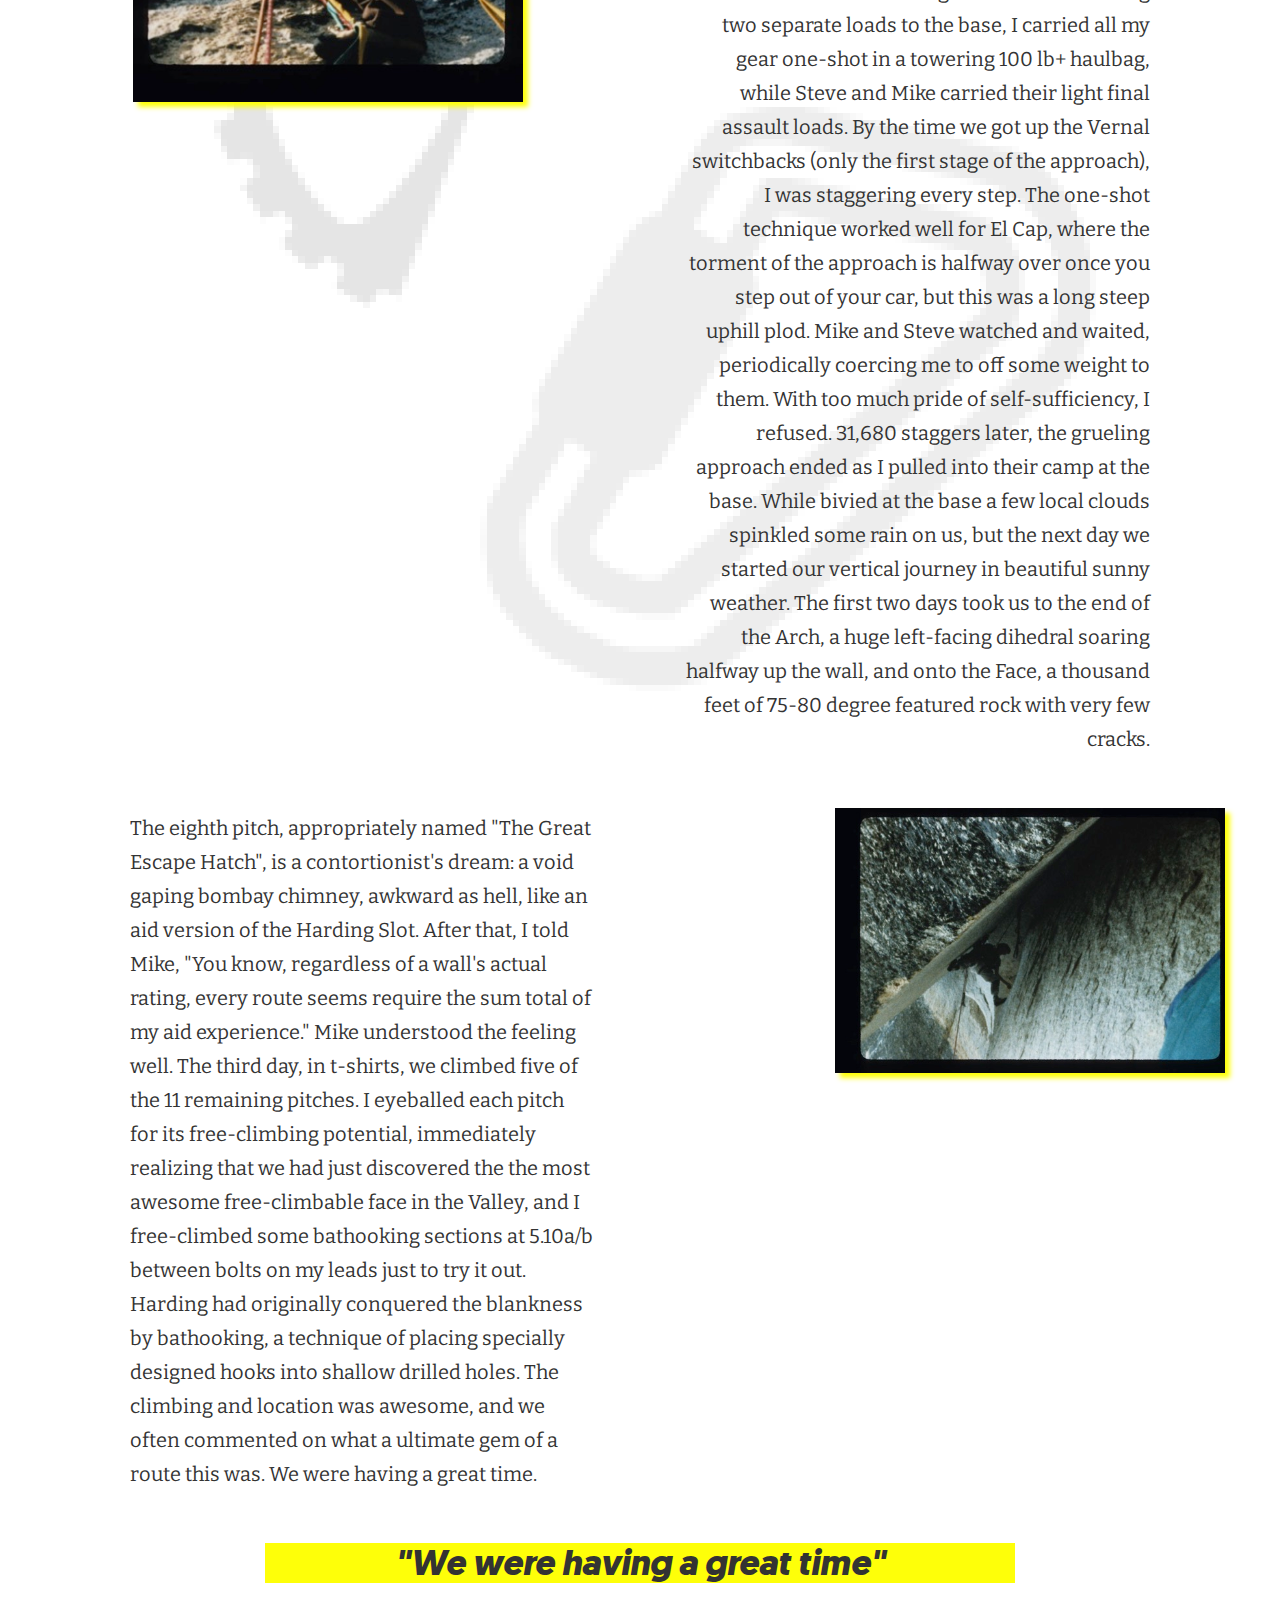
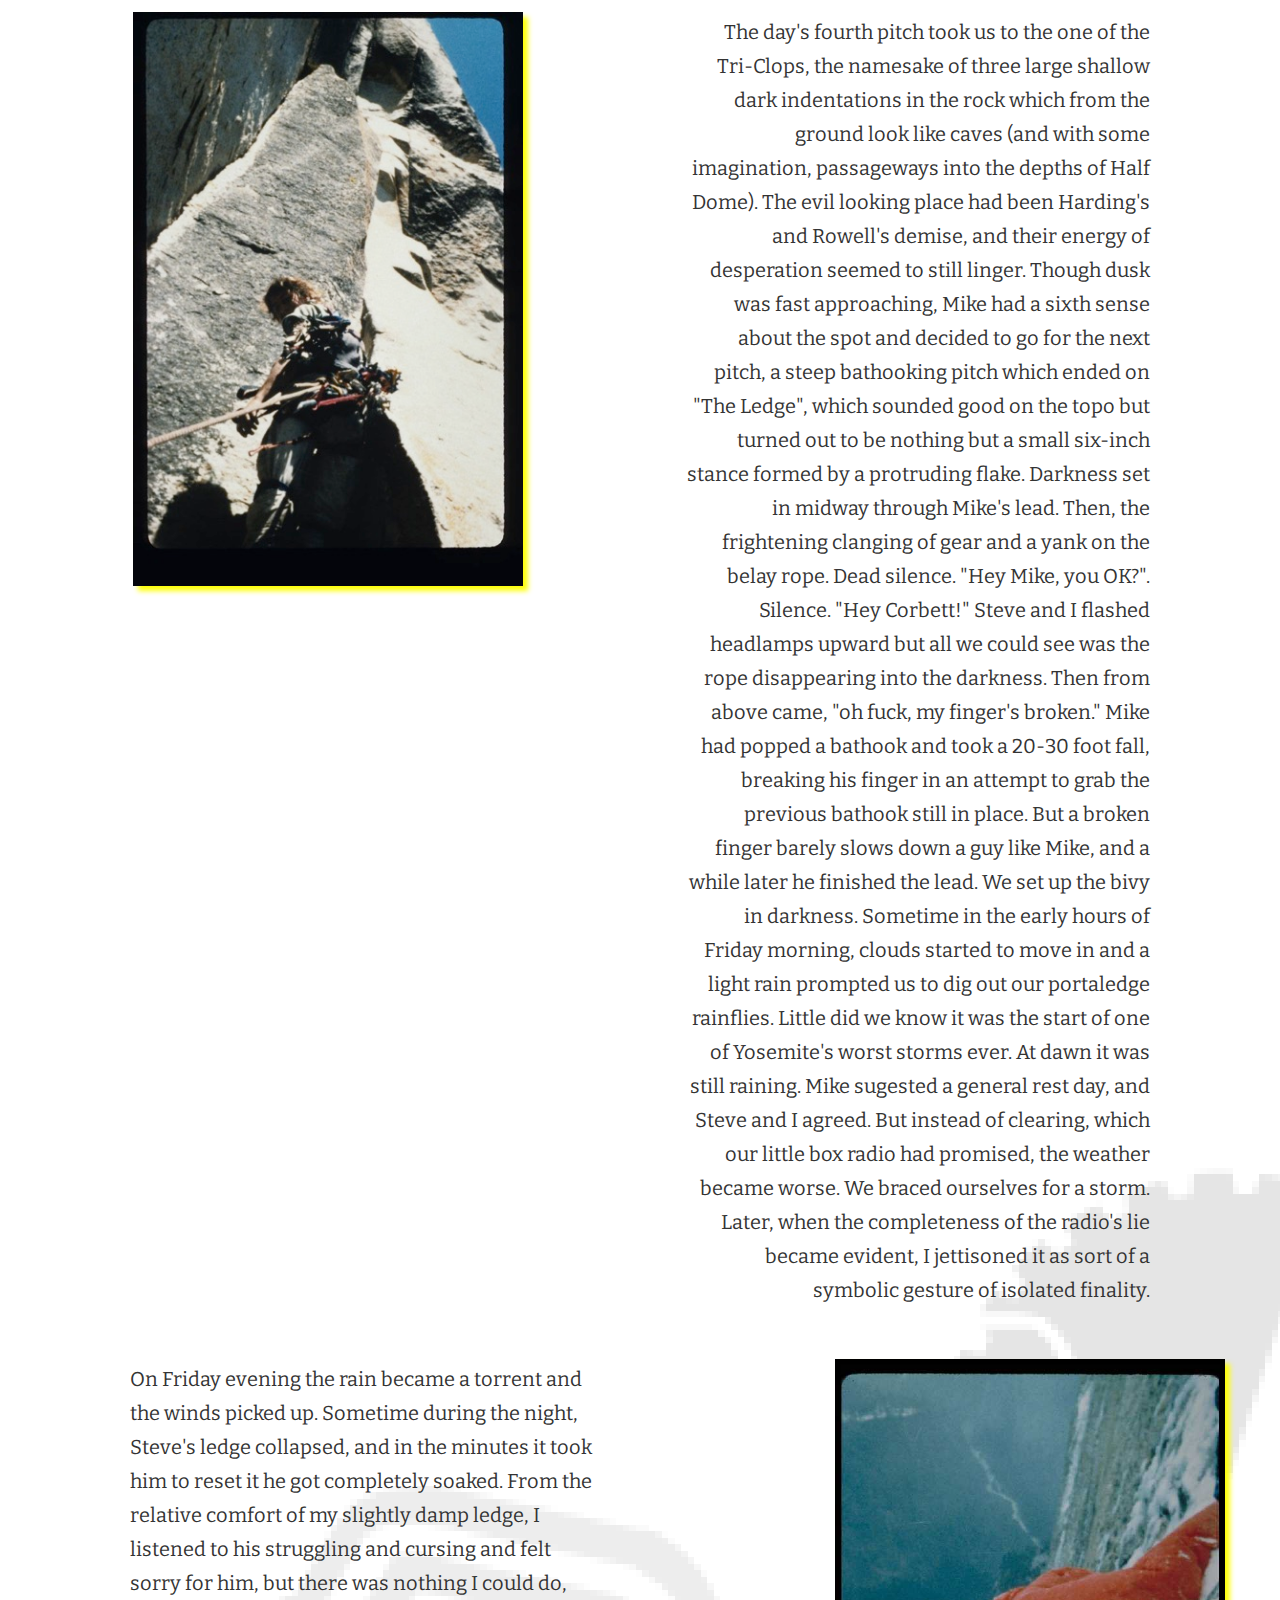
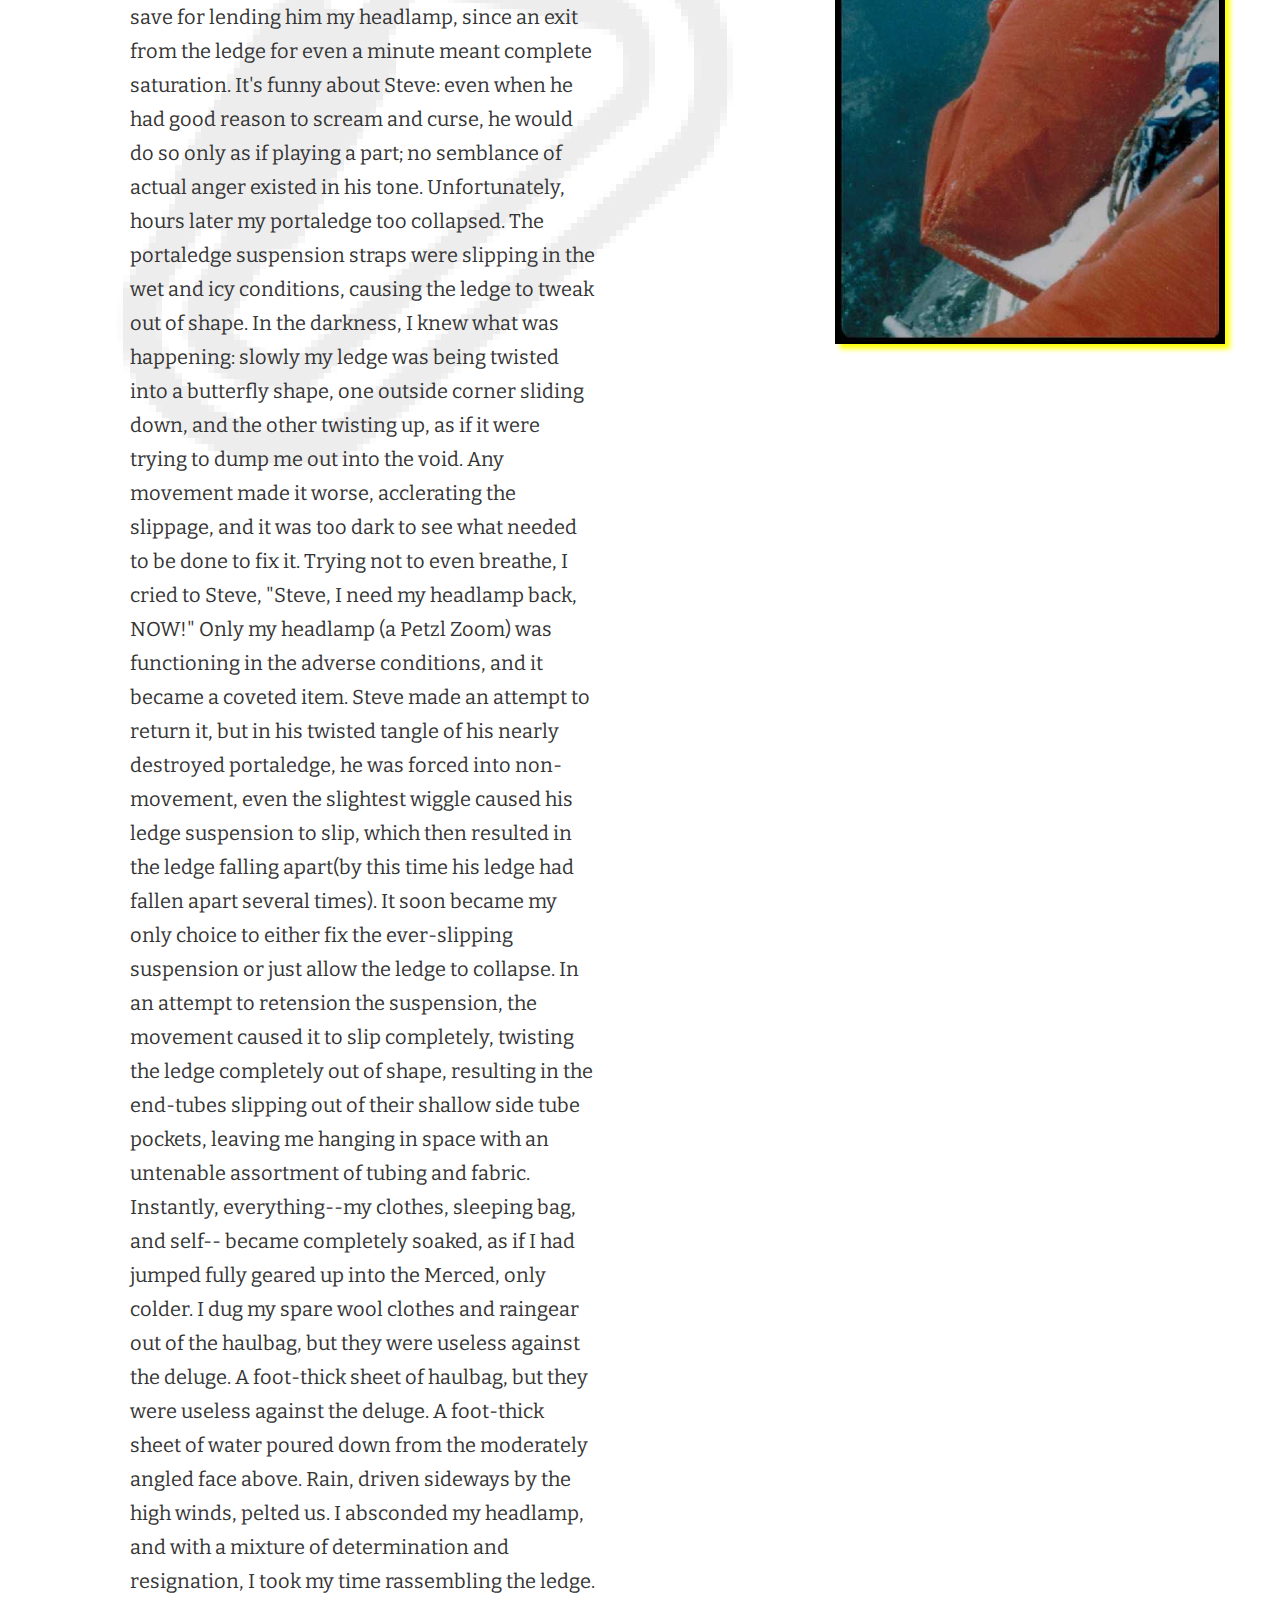
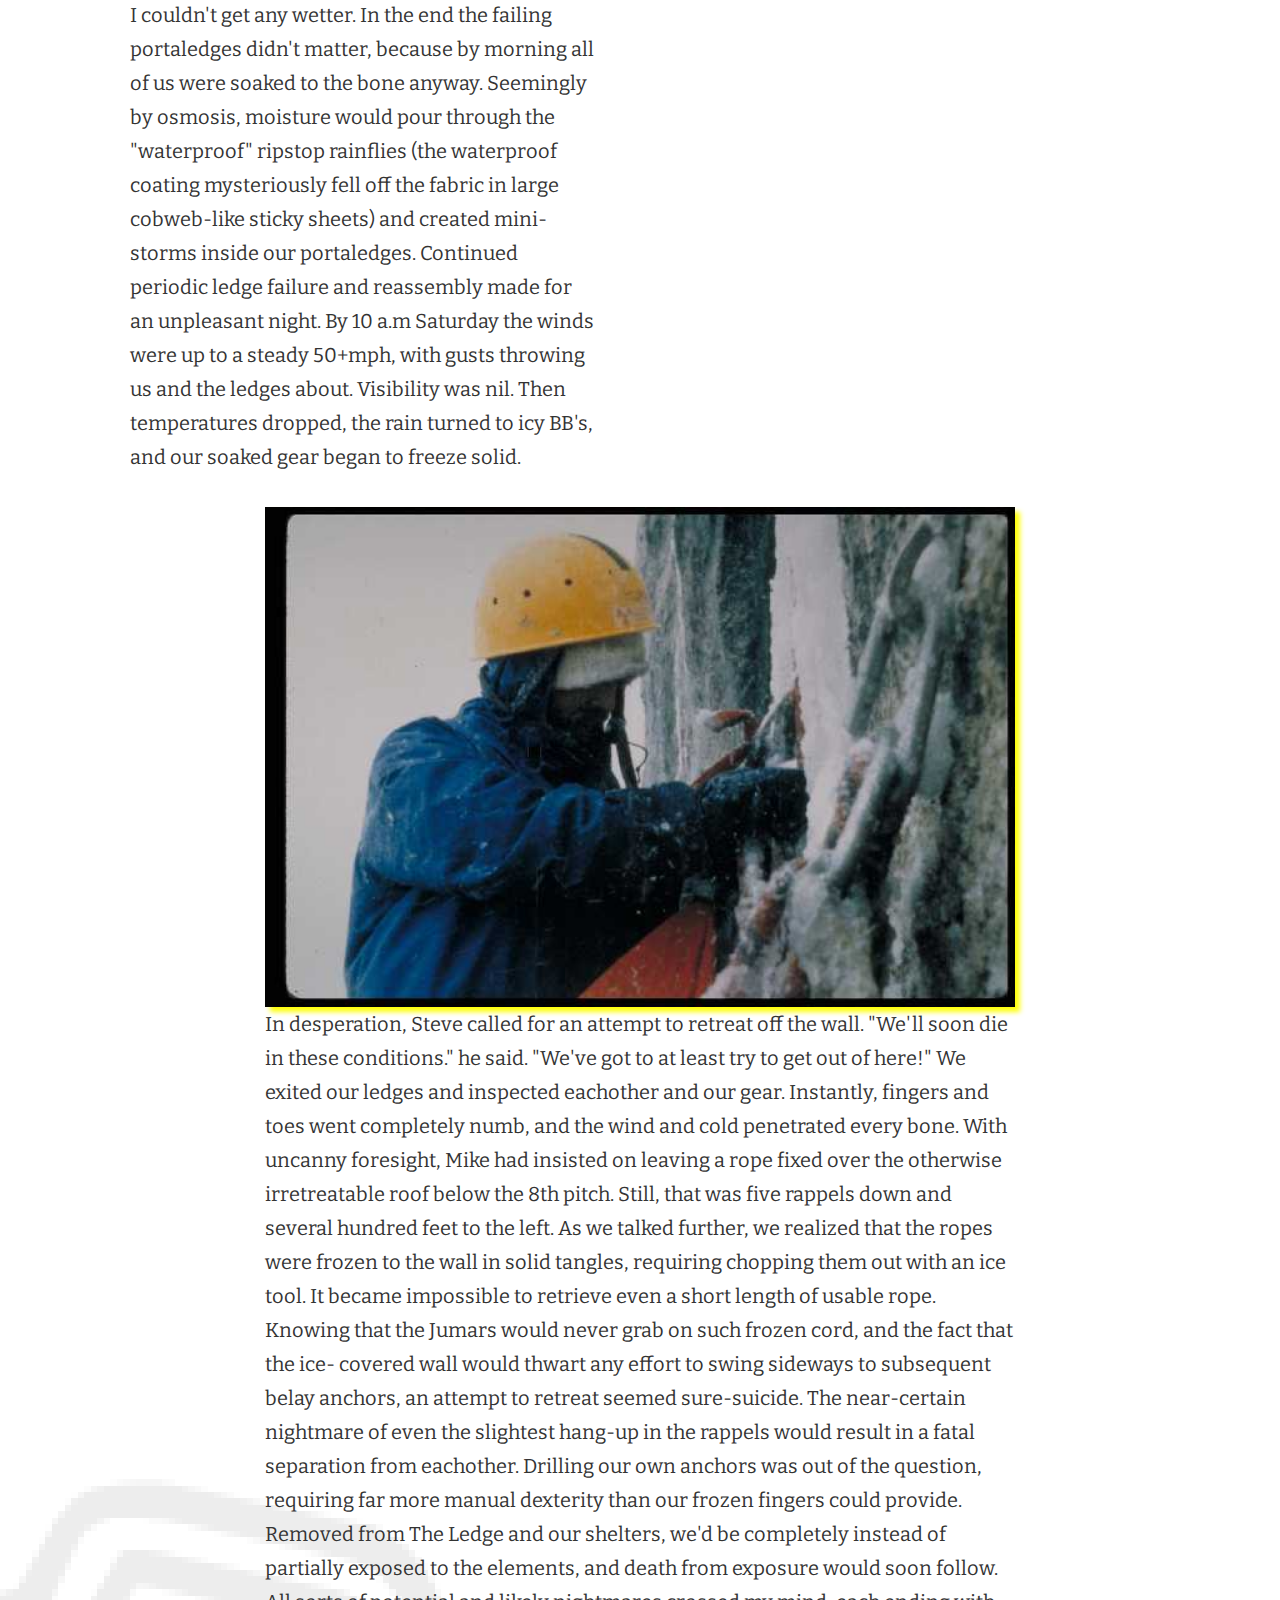
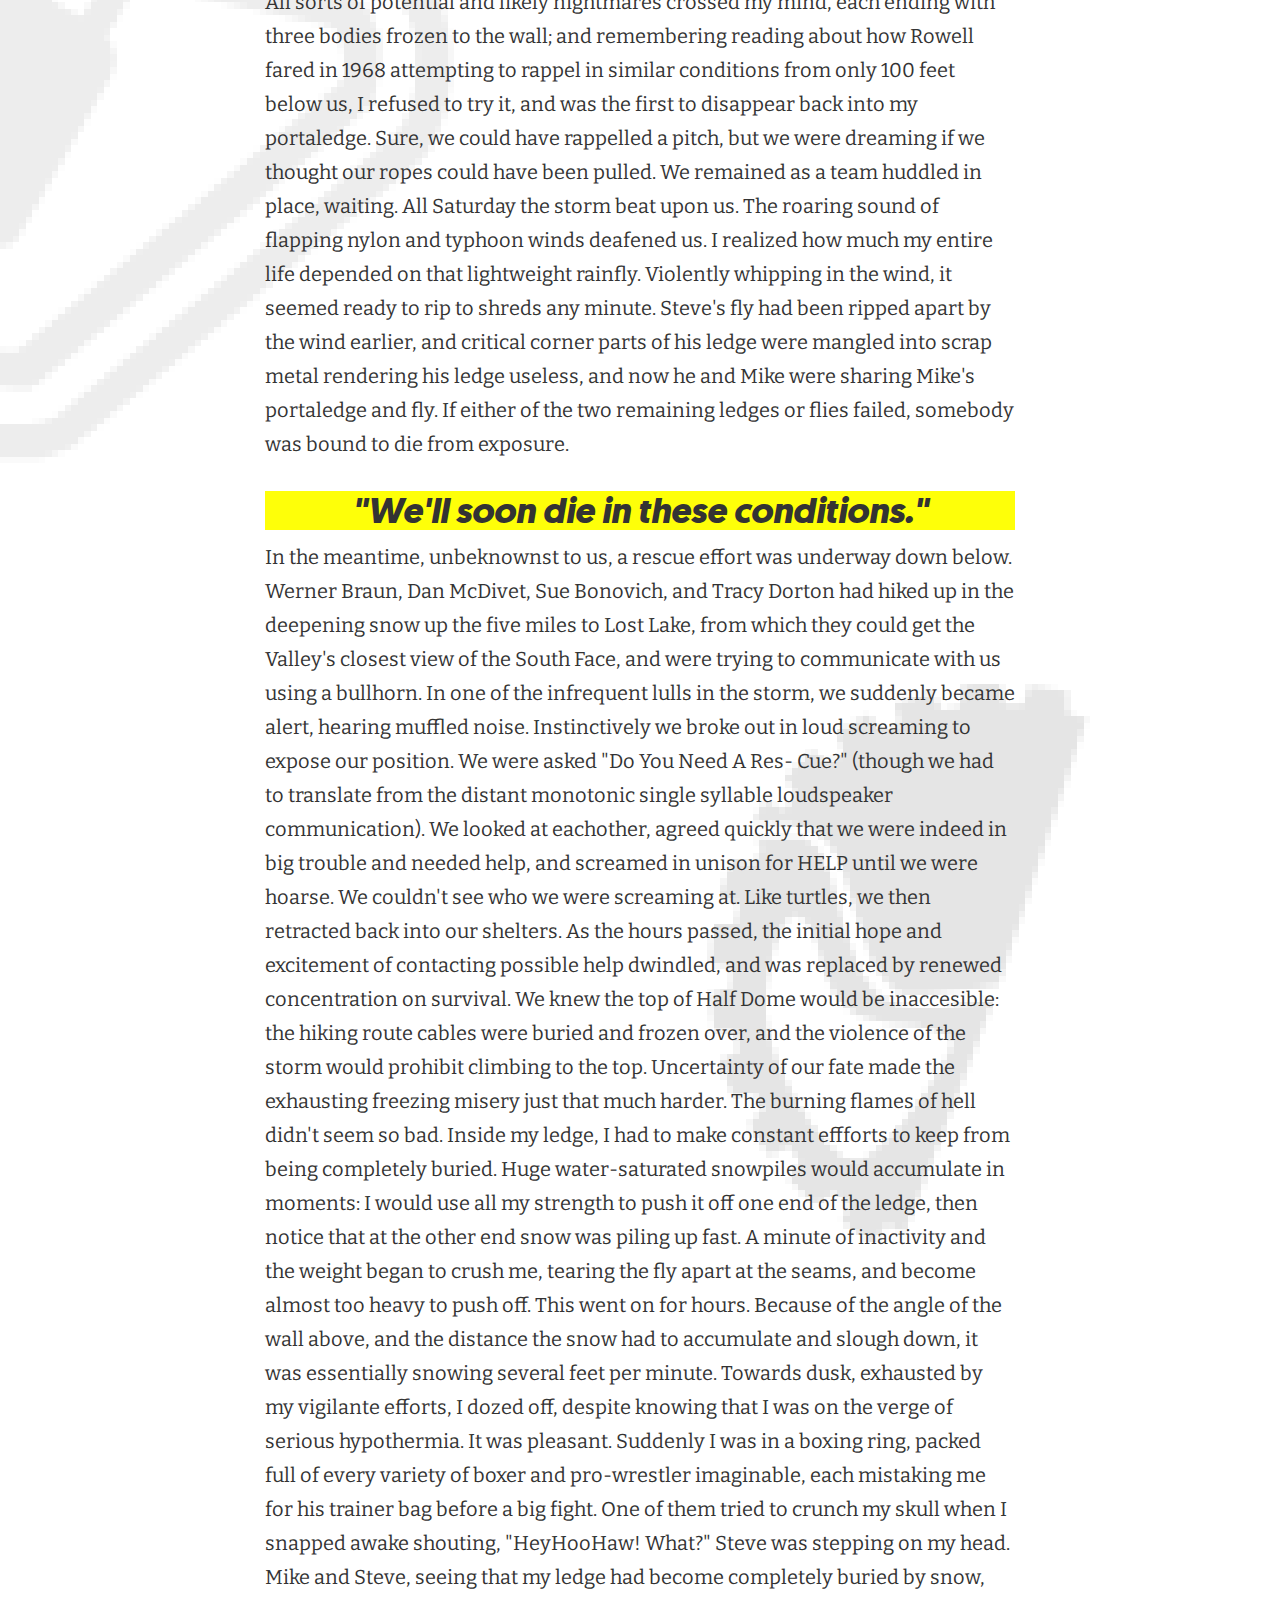
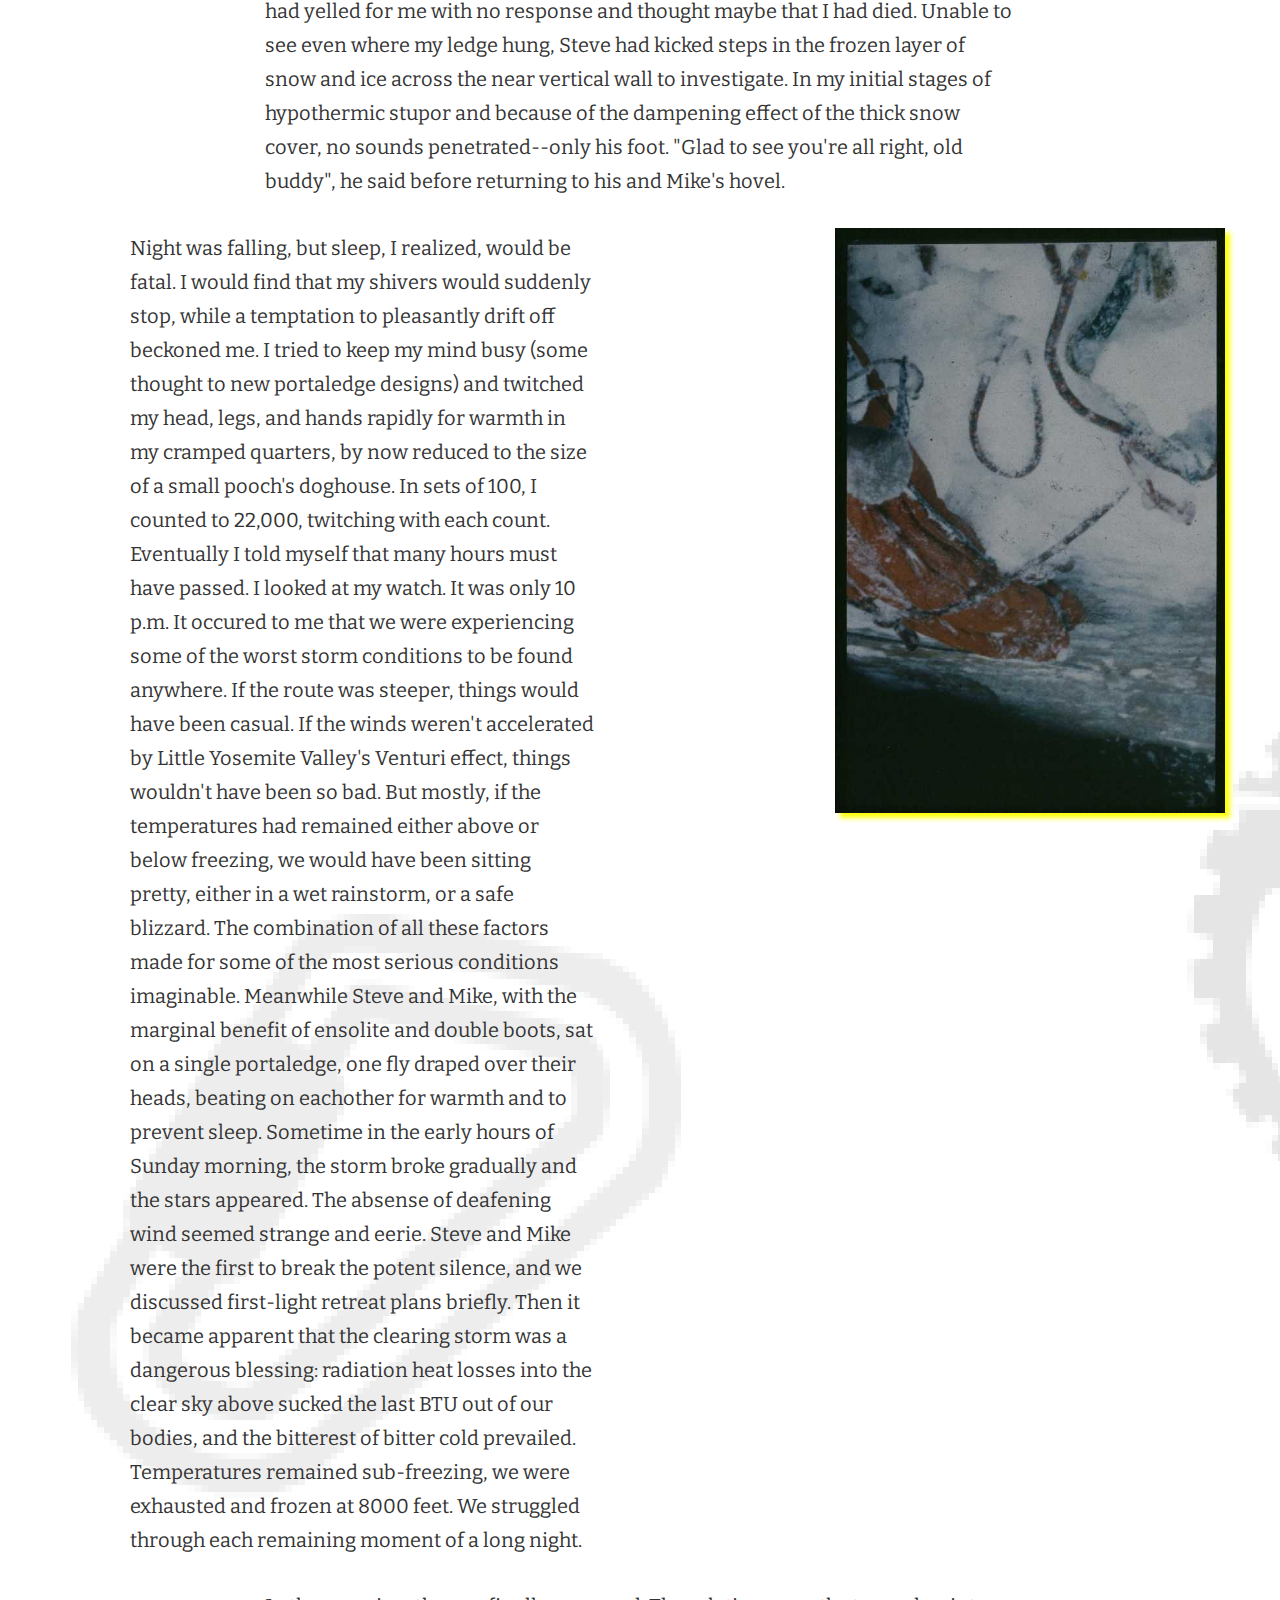
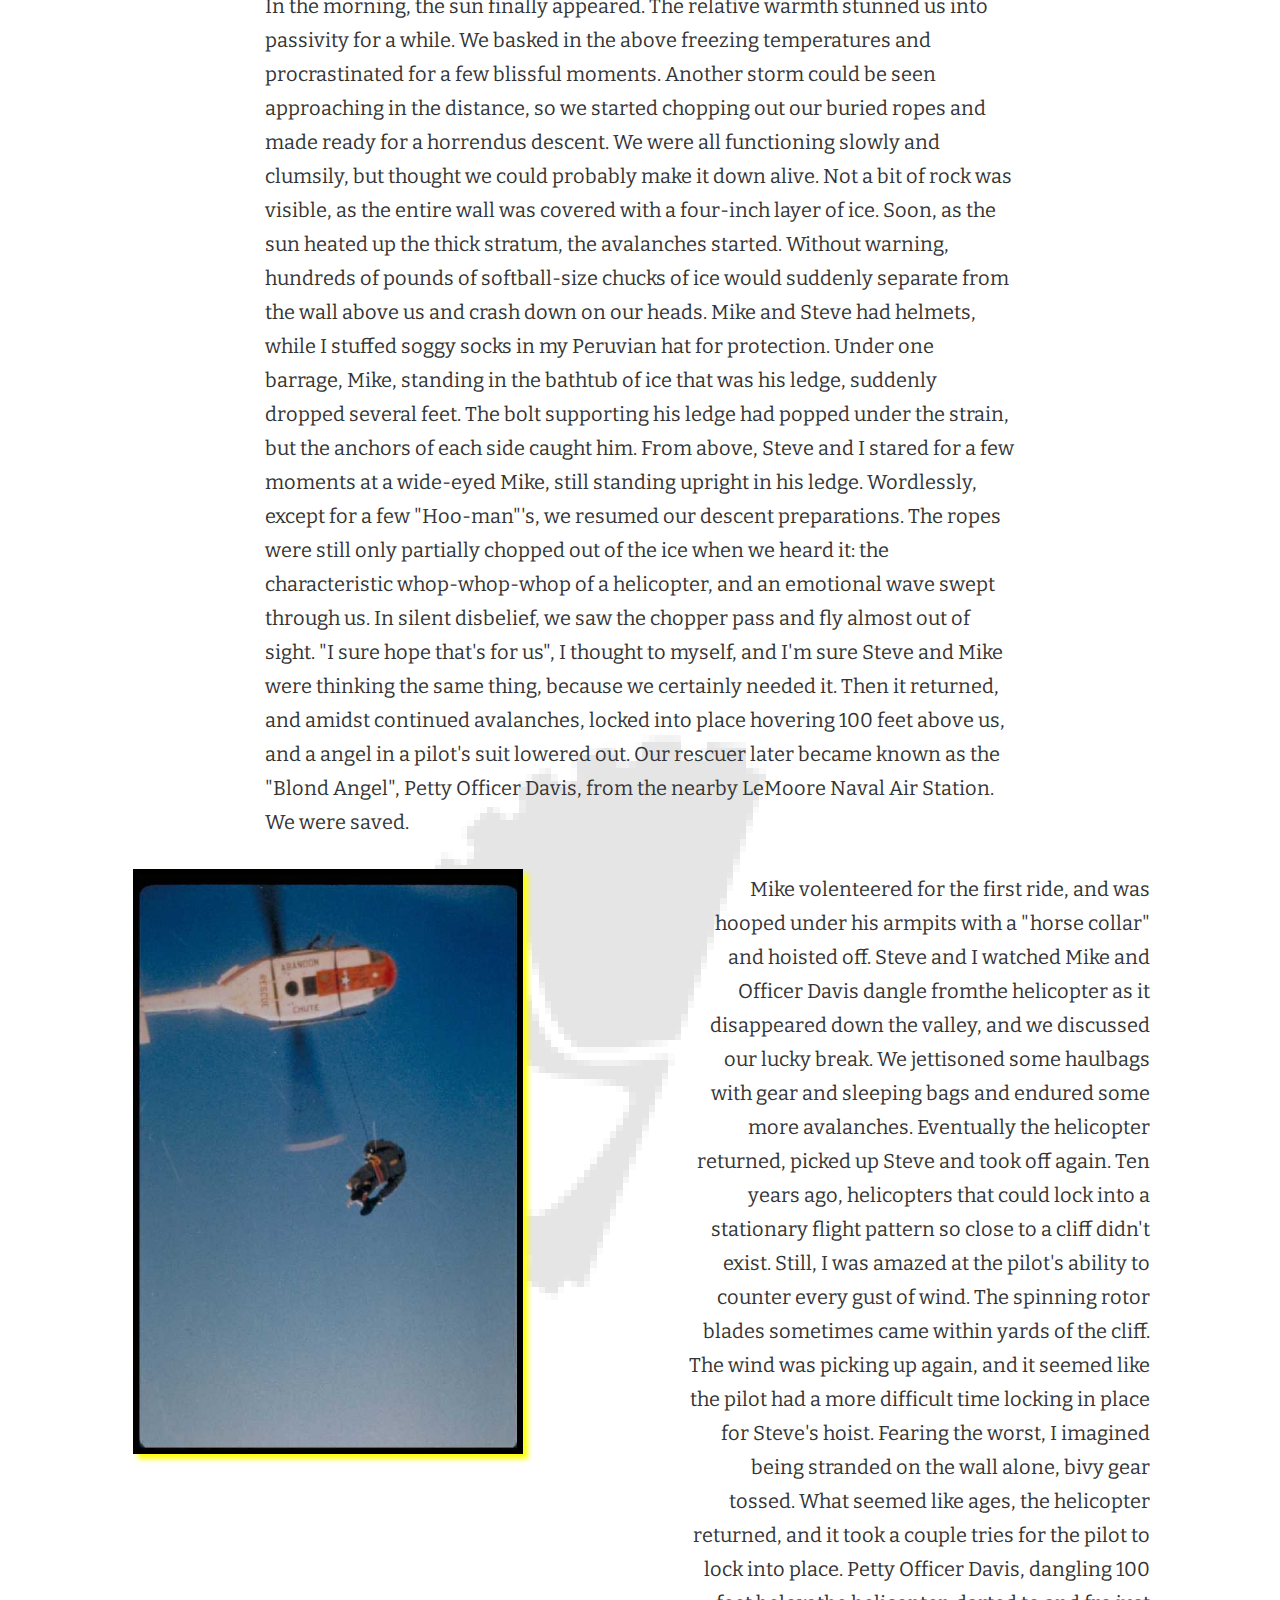
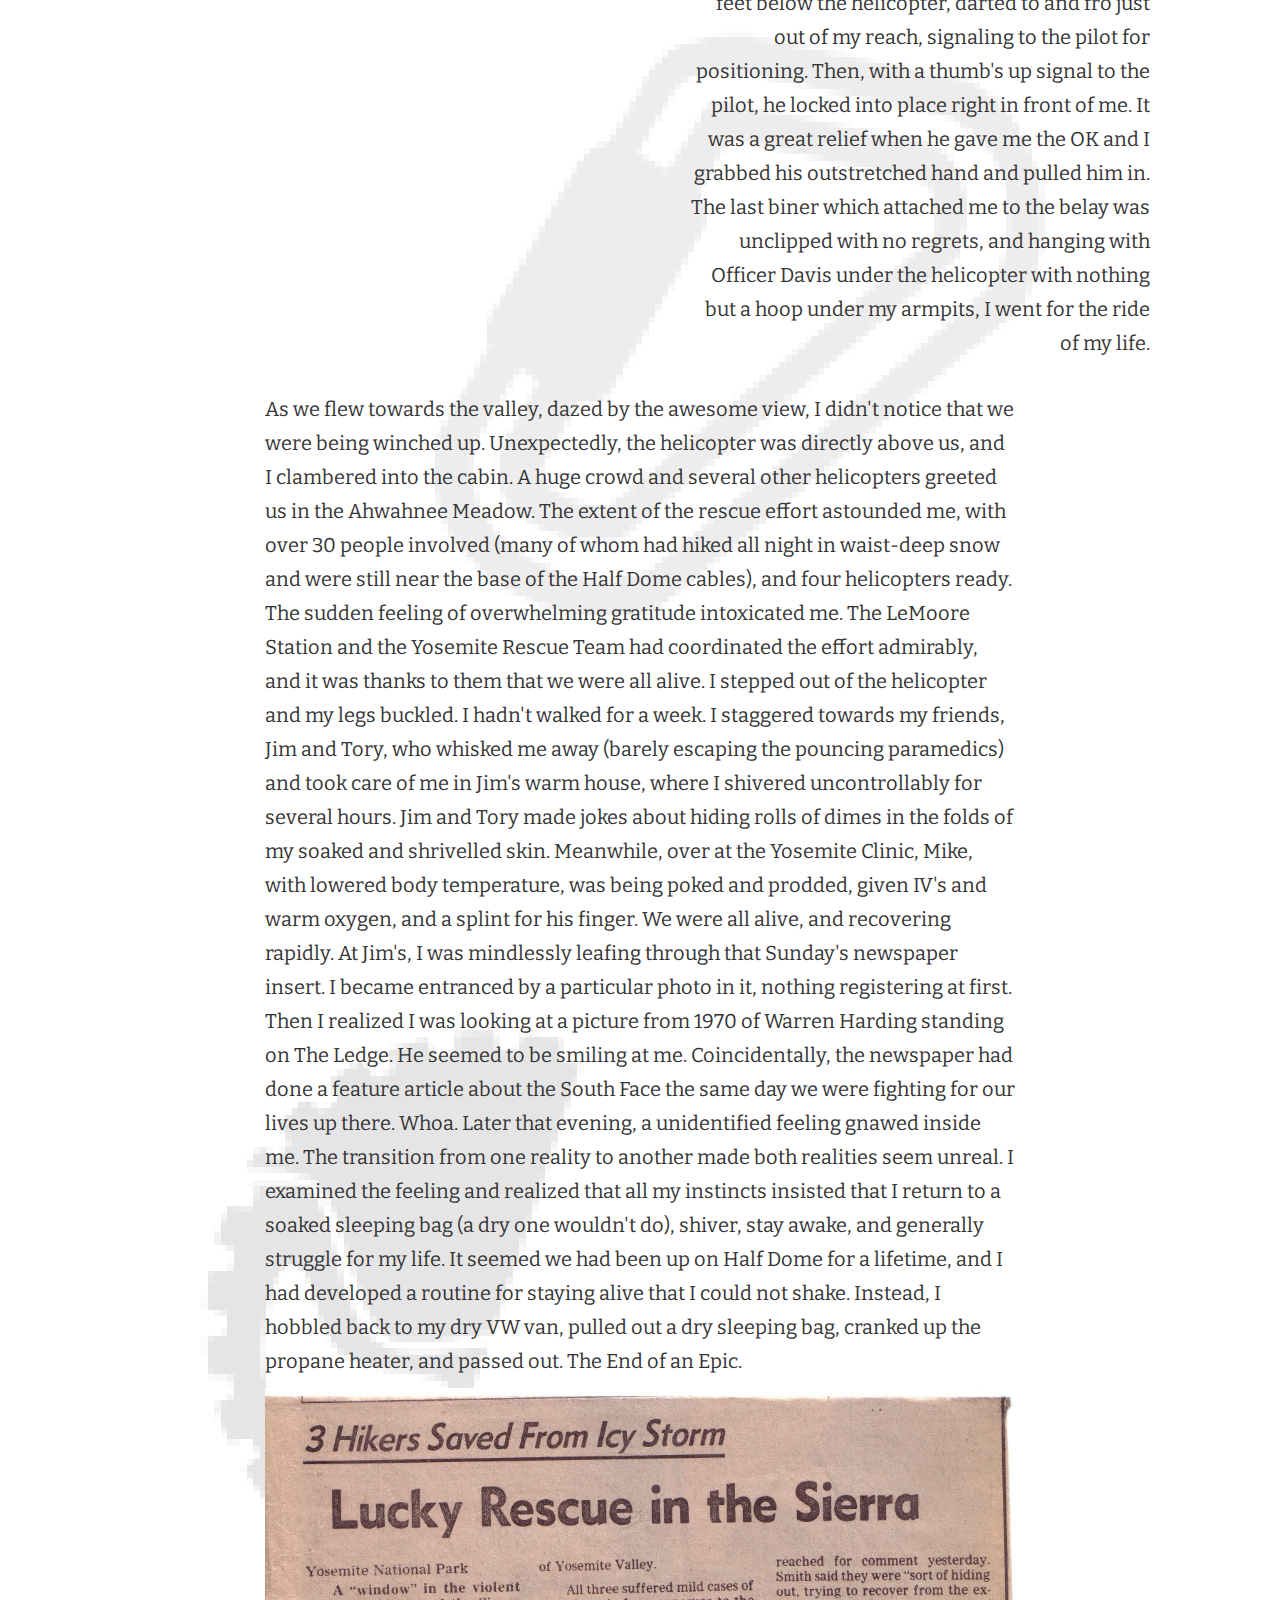
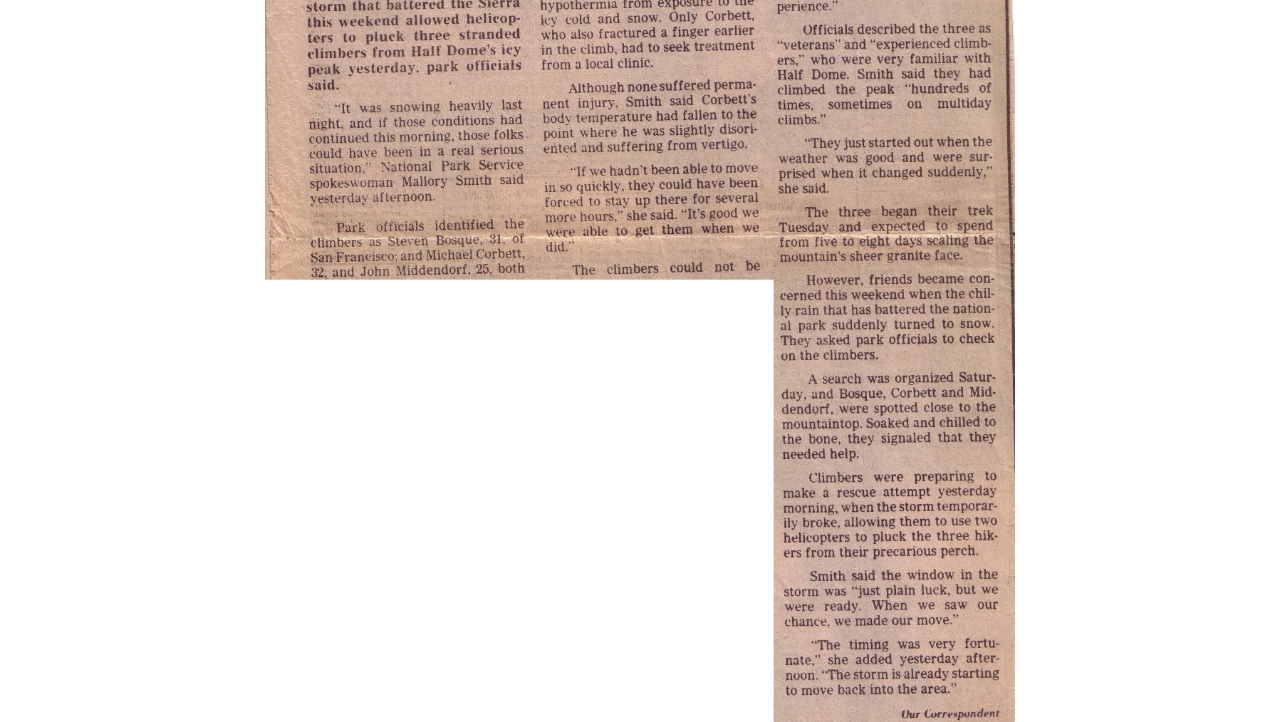
<file: static/half_dome.html>
<!DOCTYPE html>
<html>
<head>
    <title>D4</title>
    <!-- My CSS -->
    <link rel="stylesheet" href="style.css">
    <!-- Bootstrap CSS -->
    <link rel="stylesheet" href="https://maxcdn.bootstrapcdn.com/bootstrap/3.3.7/css/bootstrap.min.css" integrity="sha384-BVYiiSIFeK1dGmJRAkycuHAHRg32OmUcww7on3RYdg4Va+PmSTsz/K68vbdEjh4u" crossorigin="anonymous">
    <!-- JQuery -->
    <script src="https://ajax.googleapis.com/ajax/libs/jquery/3.2.1/jquery.min.js"></script>
    <!-- Boostrap JS -->
    <script src="https://maxcdn.bootstrapcdn.com/bootstrap/3.3.7/js/bootstrap.min.js" integrity="sha384-Tc5IQib027qvyjSMfHjOMaLkfuWVxZxUPnCJA7l2mCWNIpG9mGCD8wGNIcPD7Txa" crossorigin="anonymous"></script>
    <!-- Bitter font -->
    <link href="https://fonts.googleapis.com/css?family=Bitter" rel="stylesheet">
</head>
    
<body>
<div class="cam-background">
    <div class="row menu">
    <nav>
        <ul>
            <left><li><a href="innovations.html"><span>Innovations</span></a></li></left>
            <left><li><a href="gear.html"><span>Gear</span></a></li></left>
            <li><a href="../index.html"><img src="images/logo_yellow.svg" class="logo"></a></li>
            <right><li><a href="stories.html"><span>Stories</span></a></li></right>
            <right><li><a href="about.html"><span>About</span></a></li></right>
        </ul>    
    </nav>
    </div>
    
<div class="container">
    <div class="row">
        <div class="col-md-8">
            <p class="content-bitter text-left pull-left">
                The South Face of Half Dome route, one of the Harding's finest masterpieces, is a 2000 foot wall. The upper 1000 feet is a blank sea of white granite, void of any apparent climbable features. Remote and beautiful, the route had a history of epic and failure. On the 1968 first ascent attempt, a severe storm trapped Warren Harding and Galen Rowell for several days, and they had to be rescued. The rescue itself was a pioneering event in technical technique (documented in The Vertical World of Yosemite)

                Other parties had faltered as well, with reasons ranging from lack of proper hooking gear to debilitaing summer heat, often necessitating retreat, and in several cases, the lowering of ropes, gear and provisions from friends on the summit.

                In fact, the route had hosted more failures than sucesses when two Yosemite regulars, Mike Corbett and Steve Bosque, decided to go for a winter ascent. The season had been extremely mild--some called it a drought winter--so the venture seemed very feasible.

                Yet from the onset of preparation, as the two made multiple six-mile uphill plods to the base, and then fixed several pitches, they experienced minor setbacks. In one storm 30 feet of snow sloughed down the face to pile at the wall's base, and Steve and Mike spent an entire day digging through it to get to their gear. It was a month before the longterm weather report looked good and they were ready to go.
            </p>
        </div>
        <div class="col-md-4 vertical-align">
            <div class="row">
                <img src="images/stories/half_dome/106.jpg" class="img-responsive hdome-r">
            </div>
        </div>
    </div>
    
    <div class="row">
        <div class="col-md-4 vertical-align">
            <div class="row">
                <img src="images/stories/half_dome/yosemiteMisc062.jpg" class="img-responsive hdome-l">
            </div>
        </div>
        <div class="col-md-8">
            <p class="content-bitter text-right pull-right">
                At this point I joined the team. Normally two make for a more efficient wall team, but Mike and Steve were both feeling a standard preparation-delay burnout, and they agreed to let a third man come along. Mike and I had done a few walls together in the past. His undying affinity for big-walls had always been a major inspiration to me, as was Steve's deliberate and understated approach to big-wall adventure, which he would unfailing squeeze in between periods of raising a family and working full-time. I was really excited about our team and the chosen route. It was going to be my 40th long route (1000 foot plus) in Yosemite.

                To avoid the more intelligent decision of hiking two separate loads to the base, I carried all my gear one-shot in a towering 100 lb+ haulbag, while Steve and Mike carried their light final assault loads. By the time we got up the Vernal switchbacks (only the first stage of the approach), I was staggering every step. The one-shot technique worked well for El Cap, where the torment of the approach is halfway over once you step out of your car, but this was a long steep uphill plod. Mike and Steve watched and waited, periodically coercing me to off some weight to them. With too much pride of self-sufficiency, I refused. 31,680 staggers later, the grueling approach ended as I pulled into their camp at the base.

                While bivied at the base a few local clouds spinkled some rain on us, but the next day we started our vertical journey in beautiful sunny weather. The first two days took us to the end of the Arch, a huge left-facing dihedral soaring halfway up the wall, and onto the Face, a thousand feet of 75-80 degree featured rock with very few cracks.
            </p>
        </div>
    </div>
    
    <div class="row">
        <div class="col-md-8">
            <p class="content-bitter text-left pull-left">
                The eighth pitch, appropriately named "The Great Escape Hatch", is a contortionist's dream: a void gaping bombay chimney, awkward as hell, like an aid version of the Harding Slot. After that, I told Mike, "You know, regardless of a wall's actual rating, every route seems require the sum total of my aid experience." Mike understood the feeling well.

                The third day, in t-shirts, we climbed five of the 11 remaining pitches. I eyeballed each pitch for its free-climbing potential, immediately realizing that we had just discovered the the most awesome free-climbable face in the Valley, and I free-climbed some bathooking sections at 5.10a/b between bolts on my leads just to try it out. Harding had originally conquered the blankness by bathooking, a technique of placing specially designed hooks into shallow drilled holes. The climbing and location was awesome, and we often commented on what a ultimate gem of a route this was. We were having a great time.
            </p>
        </div>
        <div class="col-md-4 vertical-align">
            <div class="row">
                <img src="images/stories/half_dome/yosemiteMisc063.jpg" class="img-responsive hdome-r">
            </div>
        </div>
    </div>
    
    <div class="row">
        <div class="col-md-8 col-md-offset-2">
            <h1 class="highlight innovation-title-italic" align=center>
                "We were having a great time"
            </h1>
        </div>
    </div>
    
    <div class="row">
        <div class="col-md-4 vertical-align">
            <div class="row">
                <img src="images/stories/half_dome/yosemiteMisc064.jpg" class="img-responsive hdome-l">
            </div>
        </div>
        <div class="col-md-8">
            <p class="content-bitter text-right pull-right">
                The day's fourth pitch took us to the one of the Tri-Clops, the namesake of three large shallow dark indentations in the rock which from the ground look like caves (and with some imagination, passageways into the depths of Half Dome). The evil looking place had been Harding's and Rowell's demise, and their energy of desperation seemed to still linger. Though dusk was fast approaching, Mike had a sixth sense about the spot and decided to go for the next pitch, a steep bathooking pitch which ended on "The Ledge", which sounded good on the topo but turned out to be nothing but a small six-inch stance formed by a protruding flake.

                Darkness set in midway through Mike's lead. Then, the frightening clanging of gear and a yank on the belay rope. Dead silence. "Hey Mike, you OK?". Silence. "Hey Corbett!" Steve and I flashed headlamps upward but all we could see was the rope disappearing into the darkness. Then from above came, "oh fuck, my finger's broken." Mike had popped a bathook and took a 20-30 foot fall, breaking his finger in an attempt to grab the previous bathook still in place. But a broken finger barely slows down a guy like Mike, and a while later he finished the lead. We set up the bivy in darkness.

                Sometime in the early hours of Friday morning, clouds started to move in and a light rain prompted us to dig out our portaledge rainflies. Little did we know it was the start of one of Yosemite's worst storms ever. At dawn it was still raining. Mike sugested a general rest day, and Steve and I agreed. But instead of clearing, which our little box radio had promised, the weather became worse. We braced ourselves for a storm. Later, when the completeness of the radio's lie became evident, I jettisoned it as sort of a symbolic gesture of isolated finality.
            </p>
        </div>
    </div>
    
    <div class="row">
        <div class="col-md-8">
            <p class="content-bitter text-left pull-left">
                On Friday evening the rain became a torrent and the winds picked up. Sometime during the night, Steve's ledge collapsed, and in the minutes it took him to reset it he got completely soaked. From the relative comfort of my slightly damp ledge, I listened to his struggling and cursing and felt sorry for him, but there was nothing I could do, save for lending him my headlamp, since an exit from the ledge for even a minute meant complete saturation. It's funny about Steve: even when he had good reason to scream and curse, he would do so only as if playing a part; no semblance of actual anger existed in his tone.

                Unfortunately, hours later my portaledge too collapsed. The portaledge suspension straps were slipping in the wet and icy conditions, causing the ledge to tweak out of shape. In the darkness, I knew what was happening: slowly my ledge was being twisted into a butterfly shape, one outside corner sliding down, and the other twisting up, as if it were trying to dump me out into the void. Any movement made it worse, acclerating the slippage, and it was too dark to see what needed to be done to fix it. Trying not to even breathe, I cried to Steve, "Steve, I need my headlamp back, NOW!" Only my headlamp (a Petzl Zoom) was functioning in the adverse conditions, and it became a coveted item. Steve made an attempt to return it, but in his twisted tangle of his nearly destroyed portaledge, he was forced into non-movement, even the slightest wiggle caused his ledge suspension to slip, which then resulted in the ledge falling apart(by this time his ledge had fallen apart several times). It soon became my only choice to either fix the ever-slipping suspension or just allow the ledge to collapse. In an attempt to retension the suspension, the movement caused it to slip completely, twisting the ledge completely out of shape, resulting in the end-tubes slipping out of their shallow side tube pockets, leaving me hanging in space with an untenable assortment of tubing and fabric. Instantly, everything--my clothes, sleeping bag, and self-- became completely soaked, as if I had jumped fully geared up into the Merced, only colder. I dug my spare wool clothes and raingear out of the haulbag, but they were useless against the deluge. A foot-thick sheet of haulbag, but they were useless against the deluge. A foot-thick sheet of water poured down from the moderately angled face above. Rain, driven sideways by the high winds, pelted us. I absconded my headlamp, and with a mixture of determination and resignation, I took my time rassembling the ledge. I couldn't get any wetter.

                In the end the failing portaledges didn't matter, because by morning all of us were soaked to the bone anyway. Seemingly by osmosis, moisture would pour through the "waterproof" ripstop rainflies (the waterproof coating mysteriously fell off the fabric in large cobweb-like sticky sheets) and created mini- storms inside our portaledges. Continued periodic ledge failure and reassembly made for an unpleasant night.

                By 10 a.m Saturday the winds were up to a steady 50+mph, with gusts throwing us and the ledges about. Visibility was nil. Then temperatures dropped, the rain turned to icy BB's, and our soaked gear began to freeze solid.
            </p>
        </div>
        <div class="col-md-4 vertical-align">
            <div class="row">
                <img src="images/stories/half_dome/108.jpg" class="img-responsive hdome-r">
            </div>
        </div>
    </div>
    
    <div class="row">
        <div class="col-md-8 col-md-offset-2">
            <img src="images/stories/half_dome/107.jpg" class="hdome" style="width: 100%; height: auto;">
        </div>
    </div>
    
    <div class="row">
        <div class="col-md-8 col-md-offset-2">
            <p class="content-bitter">
                In desperation, Steve called for an attempt to retreat off the wall. "We'll soon die in these conditions." he said. "We've got to at least try to get out of here!" We exited our ledges and inspected eachother and our gear. Instantly, fingers and toes went completely numb, and the wind and cold penetrated every bone. With uncanny foresight, Mike had insisted on leaving a rope fixed over the otherwise irretreatable roof below the 8th pitch. Still, that was five rappels down and several hundred feet to the left. As we talked further, we realized that the ropes were frozen to the wall in solid tangles, requiring chopping them out with an ice tool. It became impossible to retrieve even a short length of usable rope. Knowing that the Jumars would never grab on such frozen cord, and the fact that the ice- covered wall would thwart any effort to swing sideways to subsequent belay anchors, an attempt to retreat seemed sure-suicide. The near-certain nightmare of even the slightest hang-up in the rappels would result in a fatal separation from eachother. Drilling our own anchors was out of the question, requiring far more manual dexterity than our frozen fingers could provide. Removed from The Ledge and our shelters, we'd be completely instead of partially exposed to the elements, and death from exposure would soon follow.

                All sorts of potential and likely nightmares crossed my mind, each ending with three bodies frozen to the wall; and remembering reading about how Rowell fared in 1968 attempting to rappel in similar conditions from only 100 feet below us, I refused to try it, and was the first to disappear back into my portaledge. Sure, we could have rappelled a pitch, but we were dreaming if we thought our ropes could have been pulled. We remained as a team huddled in place, waiting.

                All Saturday the storm beat upon us. The roaring sound of   flapping nylon and typhoon winds deafened us. I realized how much my entire life depended on that lightweight rainfly. Violently whipping in the wind, it seemed ready to rip to shreds any minute. Steve's fly had been ripped apart by the wind earlier, and critical corner parts of his ledge were mangled into scrap metal rendering his ledge useless, and now he and Mike were sharing Mike's portaledge and fly. If either of the two remaining ledges or flies failed, somebody was bound to die from exposure.

            </p>
        </div>
    </div>
    
    <div class="row">
        <div class="col-md-8 col-md-offset-2">
            <h1 class="highlight innovation-title-italic" align=center>
                "We'll soon die in these conditions."
            </h1>
        </div>
    </div>
    
    
    <div class="row">
        <div class="col-md-8 col-md-offset-2">
            <p class="content-bitter">
                In the meantime, unbeknownst to us, a rescue effort was underway down below. Werner Braun, Dan McDivet, Sue Bonovich, and Tracy Dorton had hiked up in the deepening snow up the five miles to Lost Lake, from which they could get the Valley's closest view of the South Face, and were trying to communicate with us using a bullhorn.

                In one of the infrequent lulls in the storm, we suddenly became alert, hearing muffled noise. Instinctively we broke out in loud screaming to expose our position. We were asked "Do You Need A Res- Cue?" (though we had to translate from the distant monotonic single syllable loudspeaker communication). We looked at eachother, agreed quickly that we were indeed in big trouble and needed help, and screamed in unison for HELP until we were hoarse. We couldn't see who we were screaming at.

                Like turtles, we then retracted back into our shelters. As the hours passed, the initial hope and excitement of contacting possible help dwindled, and was replaced by renewed concentration on survival. We knew the top of Half Dome would be inaccesible: the hiking route cables were buried and frozen over, and the violence of the storm would prohibit climbing to the top. Uncertainty of our fate made the exhausting freezing misery just that much harder. The burning flames of hell didn't seem so bad.

                Inside my ledge, I had to make constant effforts to keep from being completely buried. Huge water-saturated snowpiles would accumulate in moments: I would use all my strength to push it off one end of the ledge, then notice that at the other end snow was piling up fast. A minute of inactivity and the weight began to crush me, tearing the fly apart at the seams, and become almost too heavy to push off. This went on for hours. Because of the angle of the wall above, and the distance the snow had to accumulate and slough down, it was essentially snowing several feet per minute.

                Towards dusk, exhausted by my vigilante efforts, I dozed off, despite knowing that I was on the verge of serious hypothermia. It was pleasant. Suddenly I was in a boxing ring, packed full of every variety of boxer and pro-wrestler imaginable, each mistaking me for his trainer bag before a big fight. One of them tried to crunch my skull when I snapped awake shouting, "HeyHooHaw! What?" Steve was stepping on my head.

                Mike and Steve, seeing that my ledge had become completely buried by snow, had yelled for me with no response and thought maybe that I had died. Unable to see even where my ledge hung, Steve had kicked steps in the frozen layer of snow and ice across the near vertical wall to investigate. In my initial stages of hypothermic stupor and because of the dampening effect of the thick snow cover, no sounds penetrated--only his foot. "Glad to see you're all right, old buddy", he said before returning to his and Mike's hovel.
            </p>
        </div>
    </div>
    
    <div class="row">
        <div class="col-md-8">
            <p class="content-bitter text-left pull-left">
                Night was falling, but sleep, I realized, would be fatal. I would find that my shivers would suddenly stop, while a temptation to pleasantly drift off beckoned me. I tried to keep my mind busy (some thought to new portaledge designs) and twitched my head, legs, and hands rapidly for warmth in my cramped quarters, by now reduced to the size of a small pooch's doghouse. In sets of 100, I counted to 22,000, twitching with each count.

                Eventually I told myself that many hours must have passed. I looked at my watch. It was only 10 p.m. It occured to me that we were experiencing some of the worst storm conditions to be found anywhere. If the route was steeper, things would have been casual. If the winds weren't accelerated by Little Yosemite Valley's Venturi effect, things wouldn't have been so bad. But mostly, if the temperatures had remained either above or below freezing, we would have been sitting pretty, either in a wet rainstorm, or a safe blizzard. The combination of all these factors made for some of the most serious conditions imaginable.

                Meanwhile Steve and Mike, with the marginal benefit of ensolite and double boots, sat on a single portaledge, one fly draped over their heads, beating on eachother for warmth and to prevent sleep.

                Sometime in the early hours of Sunday morning, the storm broke gradually and the stars appeared. The absense of deafening wind seemed strange and eerie. Steve and Mike were the first to break the potent silence, and we discussed first-light retreat plans briefly. Then it became apparent that the clearing storm was a dangerous blessing: radiation heat losses into the clear sky above sucked the last BTU out of our bodies, and the bitterest of bitter cold prevailed. Temperatures remained sub-freezing, we were exhausted and frozen at 8000 feet. We struggled through each remaining moment of a long night.    
            </p>
        </div>
        <div class="col-md-4 vertical-align">
            <div class="row">
                <img src="images/stories/half_dome/109.jpg" class="img-responsive hdome-r">
            </div>
        </div>
    </div>
    <div class="row">
        <div class="col-md-8 col-md-offset-2">
            <p class="content-bitter">
                In the morning, the sun finally appeared. The relative warmth stunned us into passivity for a while. We basked in the above freezing temperatures and procrastinated for a few blissful moments. Another storm could be seen approaching in the distance, so we started chopping out our buried ropes and made ready for a horrendus descent. We were all functioning slowly and clumsily, but thought we could probably make it down alive. Not a bit of rock was visible, as the entire wall was covered with a four-inch layer of ice.

                Soon, as the sun heated up the thick stratum, the avalanches started. Without warning, hundreds of pounds of softball-size chucks of ice would suddenly separate from the wall above us and crash down on our heads. Mike and Steve had helmets, while I stuffed soggy socks in my Peruvian hat for protection. Under one barrage, Mike, standing in the bathtub of ice that was his ledge, suddenly dropped several feet. The bolt supporting his ledge had popped under the strain, but the anchors of each side caught him. From above, Steve and I stared for a few moments at a wide-eyed Mike, still standing upright in his ledge. Wordlessly, except for a few "Hoo-man"'s, we resumed our descent preparations.

                The ropes were still only partially chopped out of the ice when we heard it: the characteristic whop-whop-whop of a helicopter, and an emotional wave swept through us. In silent disbelief, we saw the chopper pass and fly almost out of sight. "I sure hope that's for us", I thought to myself, and I'm sure Steve and Mike were thinking the same thing, because we certainly needed it. Then it returned, and amidst continued avalanches, locked into place hovering 100 feet above us, and a angel in a pilot's suit lowered out. Our rescuer later became known as the "Blond Angel", Petty Officer Davis, from the nearby LeMoore Naval Air Station. We were saved.

            </p>
        </div>
    </div>
    
    <div class="row">
        <div class="col-md-4 vertical-align">
            <div class="row">
                <img src="images/stories/half_dome/110.jpg" class="img-responsive hdome-l">
            </div>
        </div>
        <div class="col-md-8">
            <p class="content-bitter text-right pull-right">
                Mike volenteered for the first ride, and was hooped under his armpits with a "horse collar" and hoisted off. Steve and I watched Mike and Officer Davis dangle fromthe helicopter as it disappeared down the valley, and we discussed our lucky break. We jettisoned some haulbags with gear and sleeping bags and endured some more avalanches.

                Eventually the helicopter returned, picked up Steve and took off again. Ten years ago, helicopters that could lock into a stationary flight pattern so close to a cliff didn't exist. Still, I was amazed at the pilot's ability to counter every gust of wind. The spinning rotor blades sometimes came within yards of the cliff. The wind was picking up again, and it seemed like the pilot had a more difficult time locking in place for Steve's hoist. Fearing the worst, I imagined being stranded on the wall alone, bivy gear tossed.

                What seemed like ages, the helicopter returned, and it took a couple tries for the pilot to lock into place. Petty Officer Davis, dangling 100 feet below the helicopter, darted to and fro just out of my reach, signaling to the pilot for positioning. Then, with a thumb's up signal to the pilot, he locked into place right in front of me. It was a great relief when he gave me the OK and I grabbed his outstretched hand and pulled him in. The last biner which attached me to the belay was unclipped with no regrets, and hanging with Officer Davis under the helicopter with nothing but a hoop under my armpits, I went for the ride of my life.
            </p>
        </div>
    </div>
    
    <div class="row">
        <div class="col-md-8 col-md-offset-2">
            <p class="content-bitter">
                As we flew towards the valley, dazed by the awesome view, I didn't notice that we were being winched up. Unexpectedly, the helicopter was directly above us, and I clambered into the cabin. A huge crowd and several other helicopters greeted us in the Ahwahnee Meadow. The extent of the rescue effort astounded me, with over 30 people involved (many of whom had hiked all night in waist-deep snow and were still near the base of the Half Dome cables), and four helicopters ready. The sudden feeling of overwhelming gratitude intoxicated me. The LeMoore Station and the Yosemite Rescue Team had coordinated the effort admirably, and it was thanks to them that we were all alive.

                I stepped out of the helicopter and my legs buckled. I hadn't walked for a week. I staggered towards my friends, Jim and Tory, who whisked me away (barely escaping the pouncing paramedics) and took care of me in Jim's warm house, where I shivered uncontrollably for several hours. Jim and Tory made jokes about hiding rolls of dimes in the folds of my soaked and shrivelled skin. Meanwhile, over at the Yosemite Clinic, Mike, with lowered body temperature, was being poked and prodded, given IV's and warm oxygen, and a splint for his finger. We were all alive, and recovering rapidly.

                At Jim's, I was mindlessly leafing through that Sunday's newspaper insert. I became entranced by a particular photo in it, nothing registering at first. Then I realized I was looking at a picture from 1970 of Warren Harding standing on The Ledge. He seemed to be smiling at me. Coincidentally, the newspaper had done a feature article about the South Face the same day we were fighting for our lives up there. Whoa.

                Later that evening, a unidentified feeling gnawed inside me. The transition from one reality to another made both realities seem unreal. I examined the feeling and realized that all my instincts insisted that I return to a soaked sleeping bag (a dry one wouldn't do), shiver, stay awake, and generally struggle for my life. It seemed we had been up on Half Dome for a lifetime, and I had developed a routine for staying alive that I could not shake.

                Instead, I hobbled back to my dry VW van, pulled out a dry sleeping bag, cranked up the propane heater, and passed out.

                The End of an Epic.
            </p>
        </div>
    </div>
    
    <div class="row">
        <div class="col-md-8 col-md-offset-2">
            <img src="images/stories/half_dome/Rescue.JPG" style="width: 100%; heigh: auto;">
        </div>
    </div>
    </div>
    
    
    
    
</div>
</body>
    
    
</html>
</file>
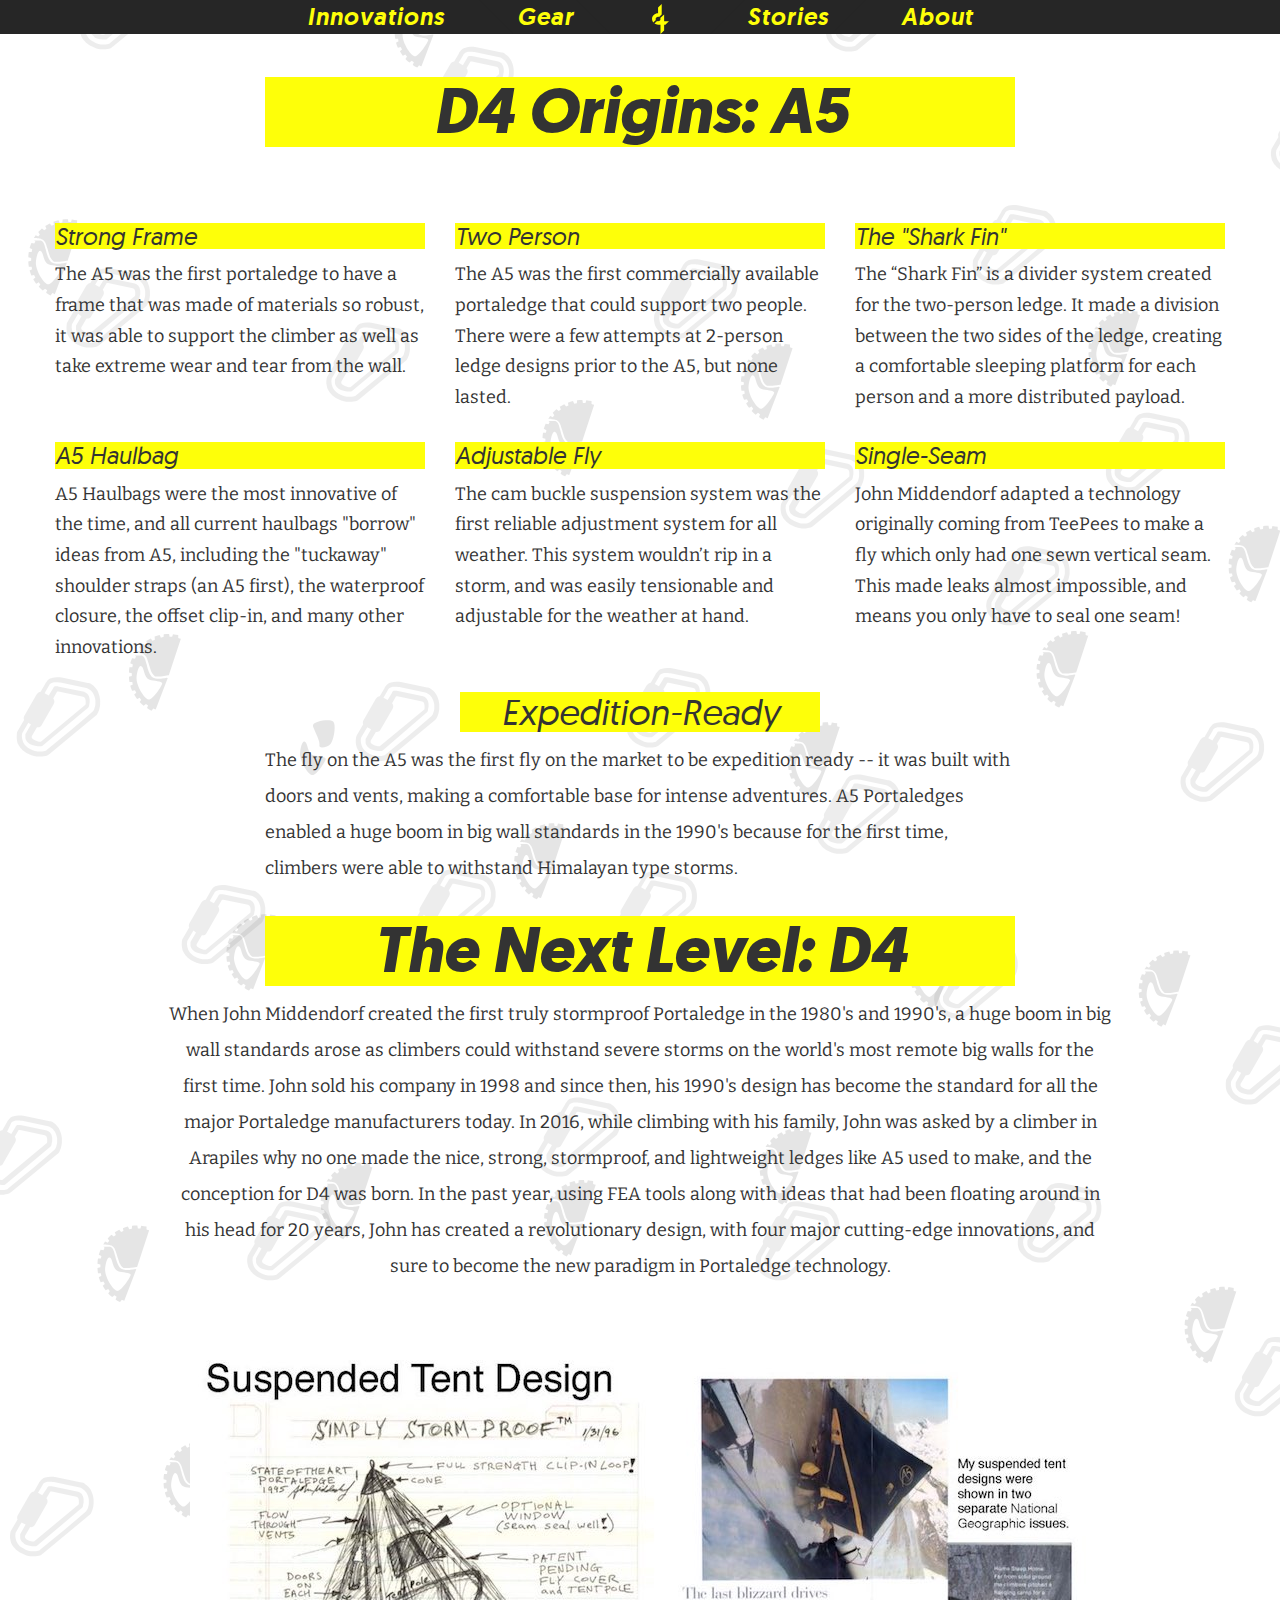
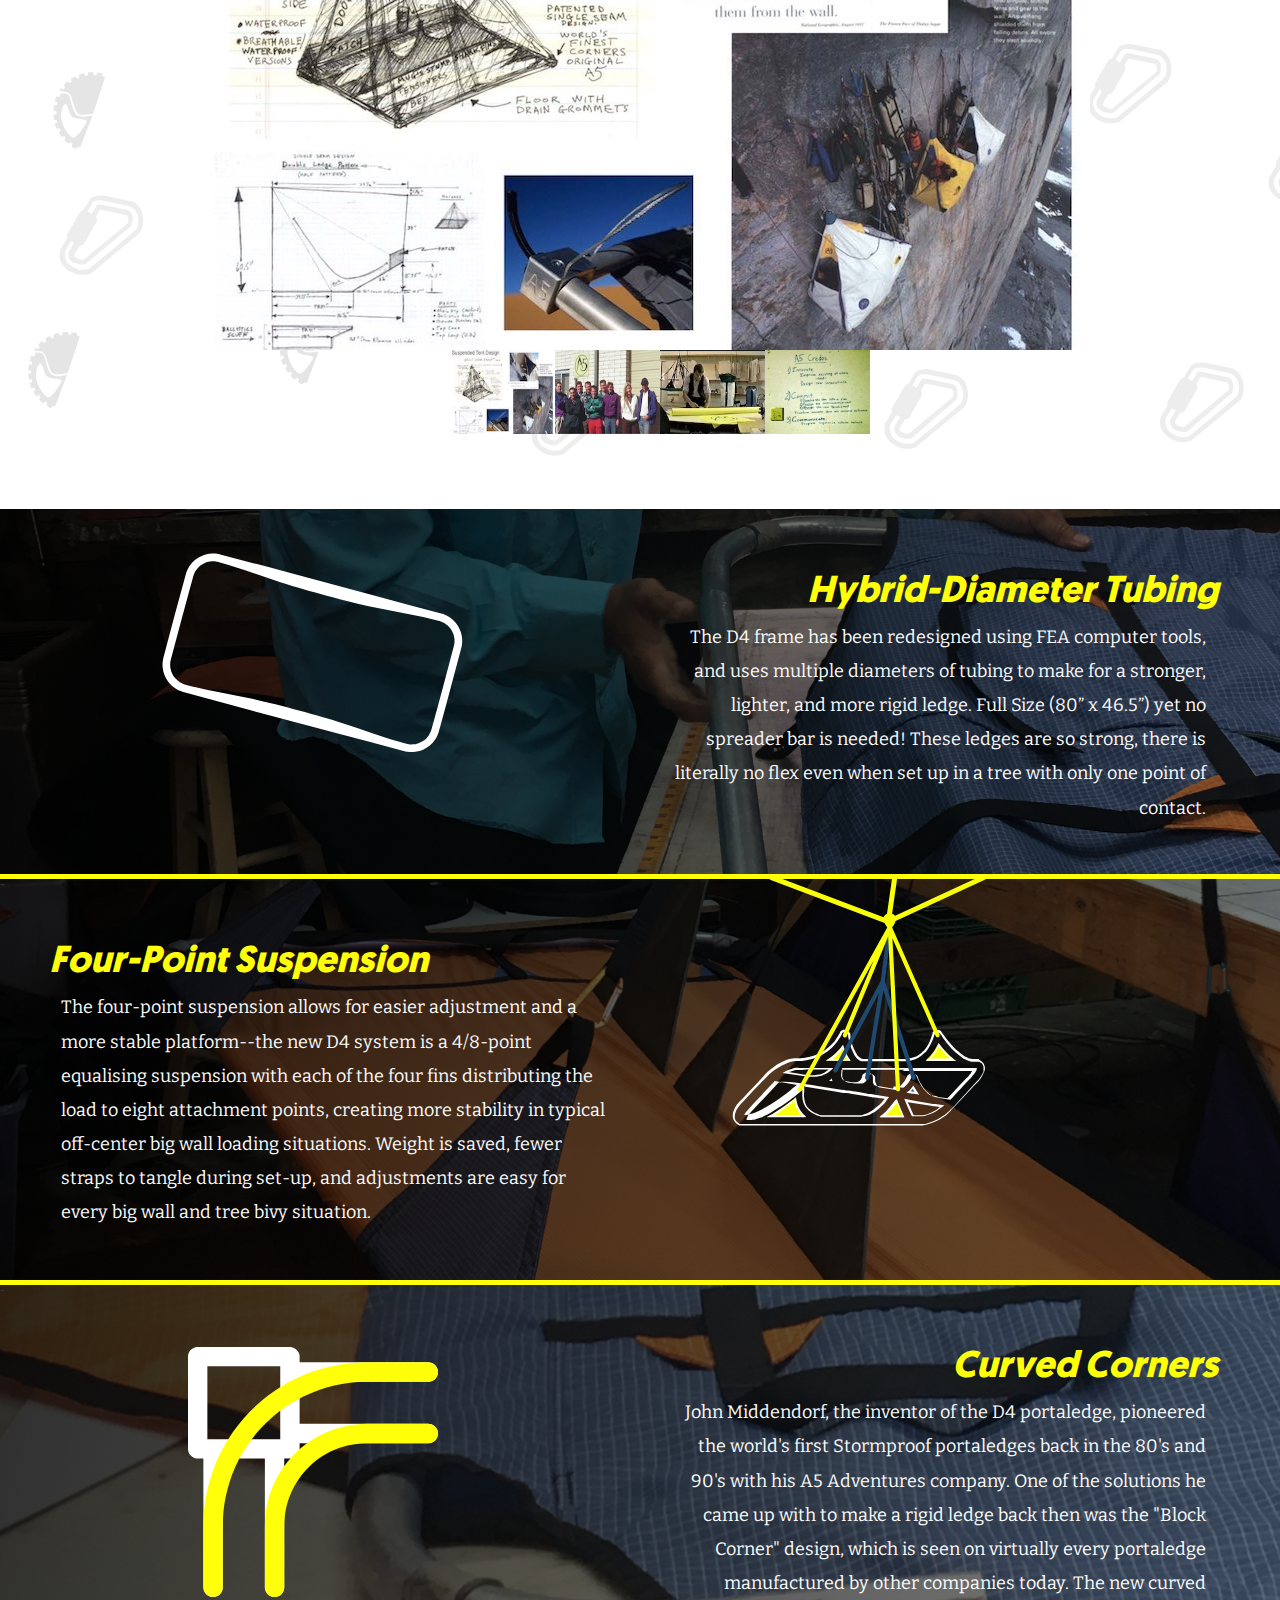
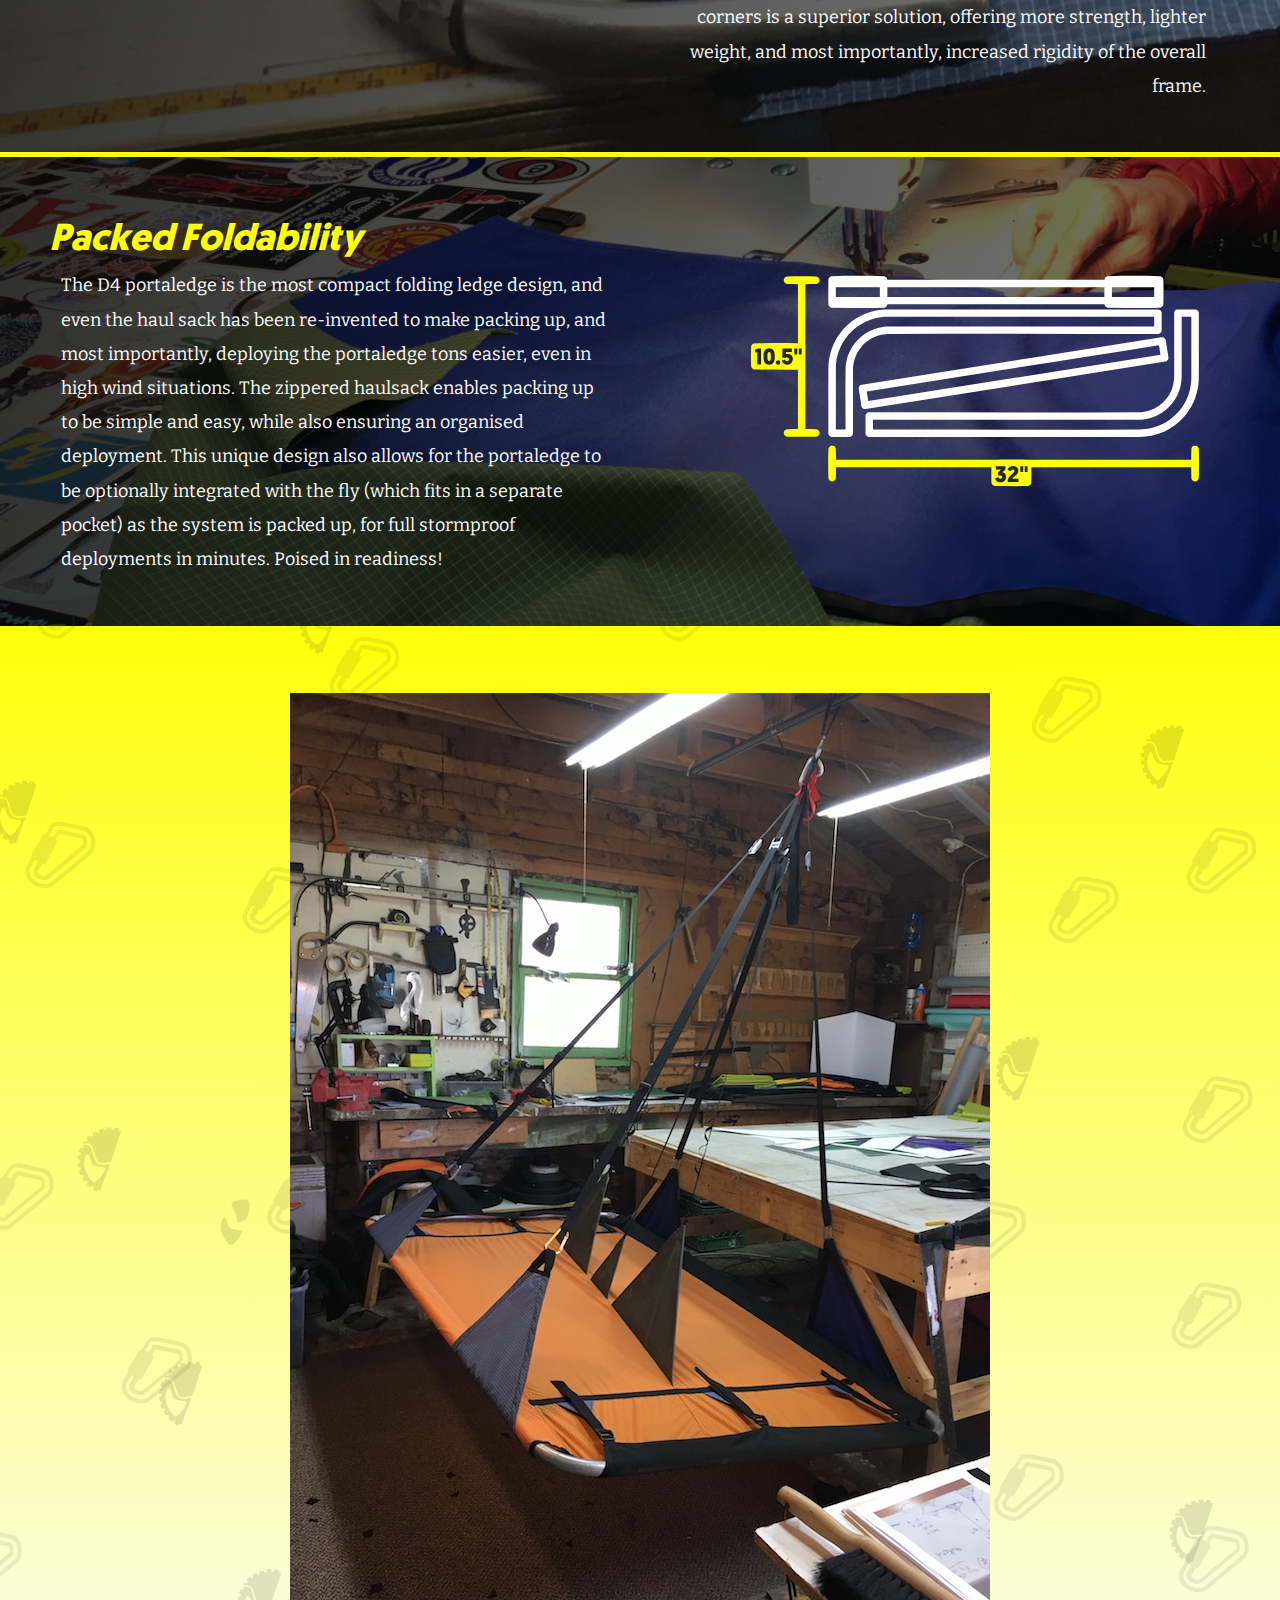
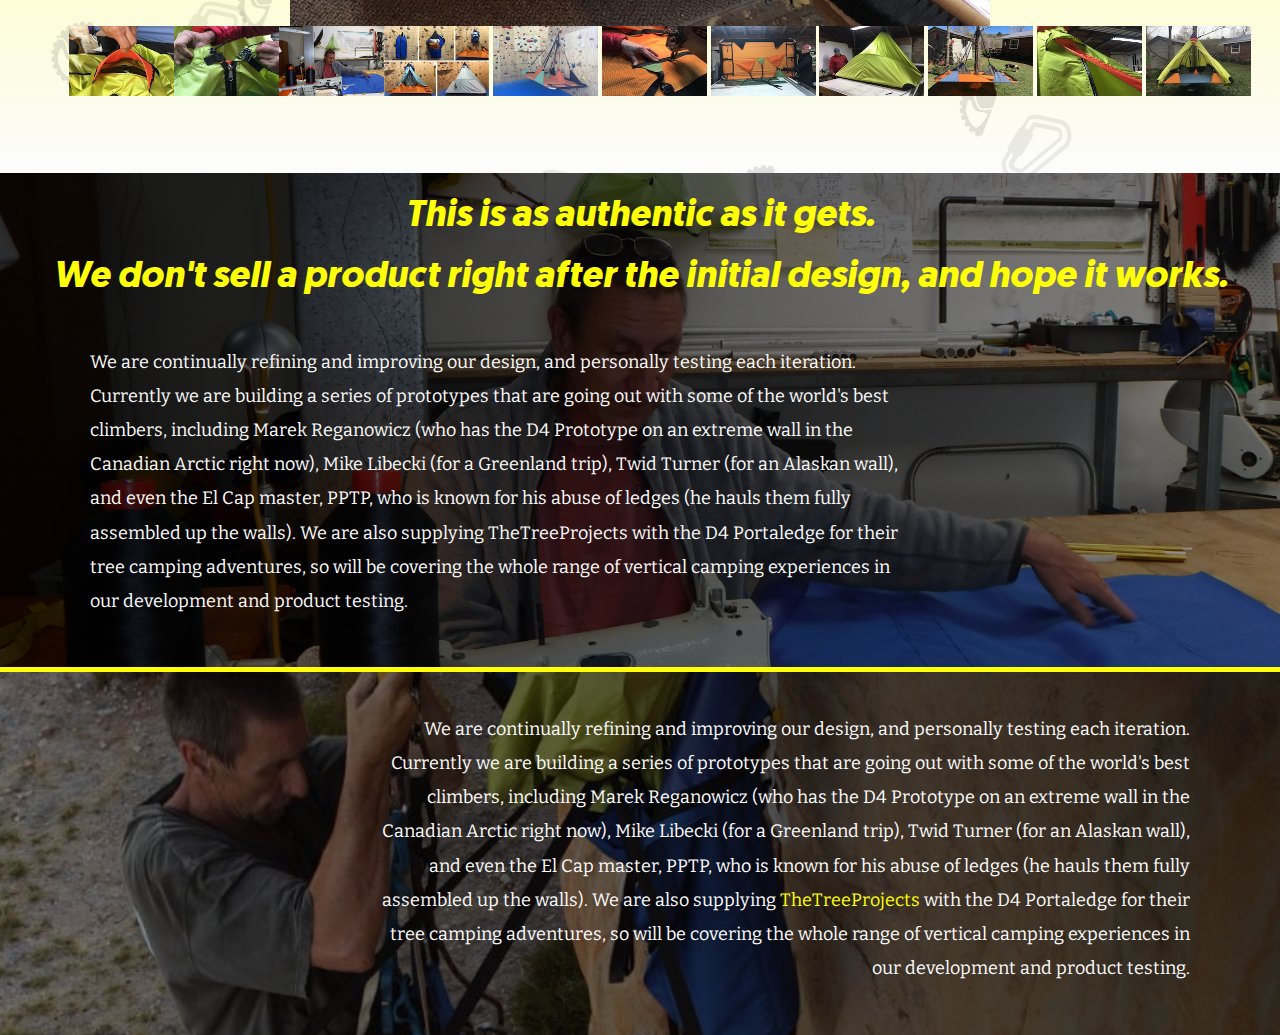
<file: static/innovations.html>
<!DOCTYPE html>
<html>
<head>
    <title>D4</title>
    <!-- My CSS -->
    <link rel="stylesheet" href="style.css">
    <!-- Bootstrap CSS -->
    <link rel="stylesheet" href="https://maxcdn.bootstrapcdn.com/bootstrap/3.3.7/css/bootstrap.min.css" integrity="sha384-BVYiiSIFeK1dGmJRAkycuHAHRg32OmUcww7on3RYdg4Va+PmSTsz/K68vbdEjh4u" crossorigin="anonymous">
    <!-- JQuery -->
    <script src="https://ajax.googleapis.com/ajax/libs/jquery/3.2.1/jquery.min.js"></script>
    <!-- Boostrap JS -->
    <script src="https://maxcdn.bootstrapcdn.com/bootstrap/3.3.7/js/bootstrap.min.js" integrity="sha384-Tc5IQib027qvyjSMfHjOMaLkfuWVxZxUPnCJA7l2mCWNIpG9mGCD8wGNIcPD7Txa" crossorigin="anonymous"></script>
    <!-- My JS -->
    <script src="../js/scripts.js"></script>
    <!-- Bitter font -->
    <link href="https://fonts.googleapis.com/css?family=Bitter" rel="stylesheet">
    
</head>
    
<body>
    <div class="row menu">
    <nav>
        <ul>
            <left><li><a href="innovations.html"><span>Innovations</span></a></li></left>
            <left><li><a href="gear.html"><span>Gear</span></a></li></left>
            <li><a href="../index.html"><img src="images/logo_yellow.svg" class="logo"></a></li>
            <right><li><a href="stories.html"><span>Stories</span></a></li></right>
            <right><li><a href="about.html"><span>About</span></a></li></right>
        </ul>    
    </nav>
    </div>
<div class="cam-background">
<div class="container">
    <div class="row header">
        <div class="col-md-8 col-md-offset-2" align="center">
            <h1 class="highlight innovation-title-italic" style="font-size: 48pt;">
                D4 Origins: A5
            </h1>
        </div>
    </div>
    <div class="row features">
        <div class="row">
            <div class="col-md-4">
                <h3 class="highlight reg-italic">Strong Frame</h3>
                <p class="content-bitter" style="font-size: 18px;">
                    The A5 was the first portaledge to have a frame that was made of materials so robust, it was able to support the climber as well as take extreme wear and tear from the wall.
                </p>
            </div>
            <div class="col-md-4">
                <h3 class="highlight reg-italic">Two Person</h3>
                <p class="content-bitter" style="font-size: 18px;">
                    The A5 was the first commercially available portaledge that could support two people.  There were a few attempts at 2-person ledge designs prior to the A5, but none lasted.
                </p>
            </div>
            <div class="col-md-4">
                <h3 class="highlight reg-italic">The "Shark Fin"</h3>
                <p class="content-bitter" style="font-size: 18px;">
                    The “Shark Fin” is a divider system created for the two-person ledge.  It made a division between the two sides of the ledge, creating a comfortable sleeping platform for each person and a more distributed payload.
                </p>
            </div>
        </div>
        <div class="row">
            <div class="col-md-4">
                <h3 class="highlight reg-italic">A5 Haulbag</h3>
                <p class="content-bitter" style="font-size: 18px;">
                    A5 Haulbags were the most innovative of the time, and all current haulbags "borrow" ideas from A5, including the "tuckaway" shoulder straps (an A5 first), the waterproof closure, the offset clip-in, and many other innovations.
                </p>
            </div>
            <div class="col-md-4">
                <h3 class="highlight reg-italic">Adjustable Fly</h3>
                <p class="content-bitter" style="font-size: 18px;">
                    The cam buckle suspension system was the first reliable adjustment system for all weather.   This system wouldn’t rip in a storm, and was easily tensionable and adjustable for the weather at hand.
                </p>
            </div>
            <div class="col-md-4">
                <h3 class="highlight reg-italic">Single-Seam</h3>
                <p class="content-bitter" style="font-size: 18px;">
                    John Middendorf adapted a technology originally coming from TeePees to make a fly which only had one sewn vertical seam.  This made leaks almost impossible, and means you only have to seal one seam!
                </p>
            </div>
        </div>
    </div>
    <div class="row">
        <div class="col-md-4 col-md-offset-4" align="center">
            <h1 class="highlight reg-italic">Expedition-Ready</h1>
        </div>
    </div>
    <div class="row content">
        <div class="col-md-8 col-md-offset-2 col-center">
            <p class="content-bitter" style="line-height: 2; font-size: 18px;">
                The fly on the A5 was the first fly on the market to be expedition ready -- it was built with doors and vents, making a comfortable base for intense adventures. A5 Portaledges enabled a huge boom in big wall standards in the 1990's because for the first time, climbers were able to withstand Himalayan type storms.
            </p>
        </div>
    </div>
    <div class="row">
        <div class="col-md-8 col-md-offset-2" align="center">
            <h1 class="highlight innovation-title-italic" style="font-size: 48pt;">The Next Level: D4</h1>
        </div>
    </div>
    <div class="row content">
        <div class="col-md-10 col-md-offset-1 col-center">
            <p align="center" class="content-bitter" style="line-height: 2; font-size: 18px;">
                When John Middendorf created the first truly stormproof Portaledge in the 1980's and 1990's, a huge boom in big wall standards arose as climbers could withstand severe storms on the world's most remote big walls for the first time.
                John sold his company in 1998 and since then, his 1990's design has become the standard for all the major Portaledge manufacturers today. In 2016, while climbing with his family, John was asked by a climber in Arapiles why no one made the nice, strong, stormproof, and lightweight ledges like A5 used to make, and the conception for D4 was born.
                In the past year, using FEA tools along with ideas that had been floating around in his head for 20 years, John has created a revolutionary design, with four major cutting-edge innovations, and sure to become the new paradigm in Portaledge technology.
            </p>
        </div>
    </div>
</div>

    <div class="row">
    <div id='gallery' class='gallery'>
  <div id='lg-wrap' class='current-image-wrapper'>
    <img id='large' data-idx='0' src='../static/images/innovations/gallery/gallery1.jpg'>
  </div>
  <ul id='thumbnails' class='thumbnails'>
    <li>
      <a href='../static/images/innovations/gallery/gallery1.jpg'>
        <img data-idx='0' src='../static/images/innovations/gallery/thumbnails/gallery1.jpg'>
      </a>
    </li><!--
    --><li>
      <a href='../static/images/innovations/gallery/gallery2.jpg'>
        <img data-idx='1' src='../static/images/innovations/gallery/thumbnails/gallery2.jpg'>
      </a>
    </li><!--
    --><li>
      <a href='../static/images/innovations/gallery/gallery3.jpg'>
        <img data-idx='2' src='../static/images/innovations/gallery/thumbnails/gallery3.jpg'>
      </a>
    </li><!--
    --><li>
      <a href='../static/images/innovations/gallery/gallery4.jpg'>
        <img data-idx='16' src='../static/images/innovations/gallery/thumbnails/gallery4.jpg'>
      </a>
    </li>
  </ul>
</div>
</div>
    </div>
    <div class="row" id="hybrid">
        <div class="col-md-6 text-right pull-right">
            <h2 id="yellow-title-right" class="innovation-title">Hybrid-Diameter Tubing</h2>
            <div class="col-md-12">
                <p class="content-white-2 right-text" align="right" style="font-size: 18px;">
                    The D4 frame has been redesigned using FEA computer tools, and uses multiple diameters of tubing to make for a stronger, lighter, and more rigid ledge.  Full Size (80” x 46.5”) yet no spreader bar is needed!  These ledges are so strong, there is literally no flex even when set up in a tree with only one point of contact.
                </p>
            </div>
        </div>
        <div class="col-md-6">
            <img src="images/innovations/tubing_plain_svg_white.svg" id="tubing" class="center-block">
        </div>
    </div>
    
    <div class="yellow-border">-</div>
    
    <div class="row" id="four-point">
        <div class="row">
            <div class="col-md-6 pull-left">
                <h2 id="yellow-title-left" class="innovation-title">Four-Point Suspension</h2>
                <div class="col-md-12">
                    <p class="content-white-2 left-text" align="left" style="font-size: 18px;">
                        The four-point suspension allows for easier adjustment and a more stable platform--the new D4 system is a 4/8-point equalising suspension with each of the four fins distributing the load to eight attachment points, creating more stability in typical off-center big wall loading situations. Weight is saved, fewer straps to tangle during set-up, and adjustments are easy for every big wall and tree bivy situation.
                    </p>
                </div>
            </div>
            <div class="col-md-4">
                <img src="images/innovations/fourpointsvg2.svg" class="center-block" id="four-suspension">
            </div>
        </div>
    </div>
    
    <div class="yellow-border">-</div>
    
    <div class="row" id="curved">
        <div class="col-md-6 text-right pull-right">
            <h2 id="yellow-title-right" class="innovation-title">Curved Corners</h2>
            <div class="col-md-12">
                <p class="content-white-2 right-text" align="right" style="font-size: 18px;">
                    John Middendorf, the inventor of the D4 portaledge, pioneered the world's first Stormproof portaledges back in the 80's and 90's with his A5 Adventures company.  One of the solutions he came up with to make a rigid ledge back then was the "Block Corner" design, which is seen on virtually every portaledge manufactured by other companies today.  The new curved corners is a superior solution, offering more strength, lighter weight, and most importantly, increased rigidity of the overall frame.
                </p>
            </div>
        </div>
        <div class="col-md-6">
            <img src="images/innovations/curvedsvg_white.svg" id="corners" class="center-block">
        </div>
    </div>
    
    <div class="yellow-border">-</div>
    
    <div class="row" id="packed">
        <div class="row">
            <div class="col-md-6 pull-left">
                <h2 id="yellow-title-left" class="innovation-title">Packed Foldability</h2>
                <div class="col-md-12">
                    <p class="content-white-2 left-text" align="left" style="font-size: 18px;">
                        The D4 portaledge is the most compact folding ledge design, and even the haul sack has been re-invented to make packing up, and most importantly, deploying the portaledge tons easier, even in high wind situations.  The  zippered haulsack enables packing up to be simple and easy, while also ensuring an organised deployment.  This unique design also allows for the portaledge to be optionally integrated with the fly (which fits in a separate pocket) as the system is packed up, for full stormproof deployments in minutes. Poised in readiness!
                    </p>
                </div>
            </div>
            <div class="col-md-6">
                <img src="images/innovations/packedsvg_white.svg" class="center-block" id="foldable">
            </div>
        </div>
    </div>
    
    <div class="row gradient">
    <div class="row cam-background">
    <div id='gallery' class='gallery'>
  <div id='lg-wrap2' class='current-image-wrapper'>
    <img id='large2' data-idx='0' src='../static/images/innovations/gallery2/innovations_1.JPG'>
  </div>
  <ul id='thumbnails2' class='thumbnails2'>
    <li>
      <a href='../static/images/innovations/gallery2/innovations_2.JPG'>
        <img data-idx='0' src='../static/images/innovations/gallery2/thumbnails/innovations_2.JPG'>
      </a>
    </li><!--
    --><li>
      <a href='../static/images/innovations/gallery2/innovations_3.JPG'>
        <img data-idx='1' src='../static/images/innovations/gallery2/thumbnails/innovations_3.JPG'>
      </a>
    </li><!--
    --><li>
      <a href='../static/images/innovations/gallery2/innovations_4.jpg'>
        <img data-idx='2' src='../static/images/innovations/gallery2/thumbnails/innovations_4.jpg'>
      </a>
    </li><!--
    --><li>
      <a href='../static/images/innovations/gallery2/innovations_5.png'>
        <img data-idx='3' src='../static/images/innovations/gallery2/thumbnails/innovations_5.png'>
      </a>
    </li>
      <li>
      <a href='../static/images/innovations/gallery2/innovations_6.jpg'>
        <img data-idx='4' src='../static/images/innovations/gallery2/thumbnails/innovations_6.jpg'>
      </a>
    </li>
      <li>
      <a href='../static/images/innovations/gallery2/innovations_7.JPG'>
        <img data-idx='5' src='../static/images/innovations/gallery2/thumbnails/innovations_7.JPG'>
      </a>
    </li>
      <li>
      <a href='../static/images/innovations/gallery2/innovations_8.JPG'>
        <img data-idx='6' src='../static/images/innovations/gallery2/thumbnails/innovations_8.JPG'>
      </a>
    </li>
      <li>
      <a href='../static/images/innovations/gallery2/innovations_9.JPG'>
        <img data-idx='7' src='../static/images/innovations/gallery2/thumbnails/innovations_9.JPG'>
      </a>
    </li>
      <li>
      <a href='../static/images/innovations/gallery2/innovations_10.JPG'>
        <img data-idx='8' src='../static/images/innovations/gallery2/thumbnails/innovations_10.JPG'>
      </a>
    </li>
      <li>
      <a href='../static/images/innovations/gallery2/innovations_11.JPG'>
        <img data-idx='9' src='../static/images/innovations/gallery2/thumbnails/innovations_11.JPG'>
      </a>
    </li>
      <li>
      <a href='../static/images/innovations/gallery2/innovations_12.JPG'>
        <img data-idx='10' src='../static/images/innovations/gallery2/thumbnails/innovations_12.JPG'>
      </a>
    </li>
  </ul>
</div>
    </div>
        </div>
    
    
    <div class="row" id="authentic">
        <h2 id="yellow-title" class="innovation-title" align="center">
            This is as authentic as it gets.
        </h2>
        <h2 id="yellow-title" class="innovation-title" align="center">
            We don't sell a product right after the initial design, and hope it works.
        </h2>
            <p class="content-white-2 pull-left" align="left">
                We are continually refining and improving our design, and personally testing each iteration.  Currently we are building a series of prototypes that are going out with some of the world's best climbers, including Marek Reganowicz (who has the D4 Prototype on an extreme wall in the Canadian Arctic right now), Mike Libecki (for a Greenland trip), Twid Turner (for an Alaskan wall), and even the El Cap master, PPTP, who is known for his abuse of ledges (he hauls them fully assembled up the walls).  We are also supplying TheTreeProjects with the D4 Portaledge for their tree camping adventures, so will be covering the whole range of vertical camping experiences in our development and product testing.
        </p>
    </div>
    <div class="yellow-border">-</div>
    <div class="row" id="d4_design">
            <p class="content-white-2 pull-right" align="right">
                We are continually refining and improving our design, and personally testing each iteration.  Currently we are building a series of prototypes that are going out with some of the world's best climbers, including Marek Reganowicz (who has the D4 Prototype on an extreme wall in the Canadian Arctic right now), Mike Libecki (for a Greenland trip), Twid Turner (for an Alaskan wall), and even the El Cap master, PPTP, who is known for his abuse of ledges (he hauls them fully assembled up the walls).  We are also supplying 
                <a href="https://www.thetreeprojects.com/">TheTreeProjects</a>
                with the D4 Portaledge for their tree camping adventures, so will be covering the whole range of vertical camping experiences in our development and product testing.
            </p>
        
    
    </div>
    

    
</body>
    
    
</html>
</file>
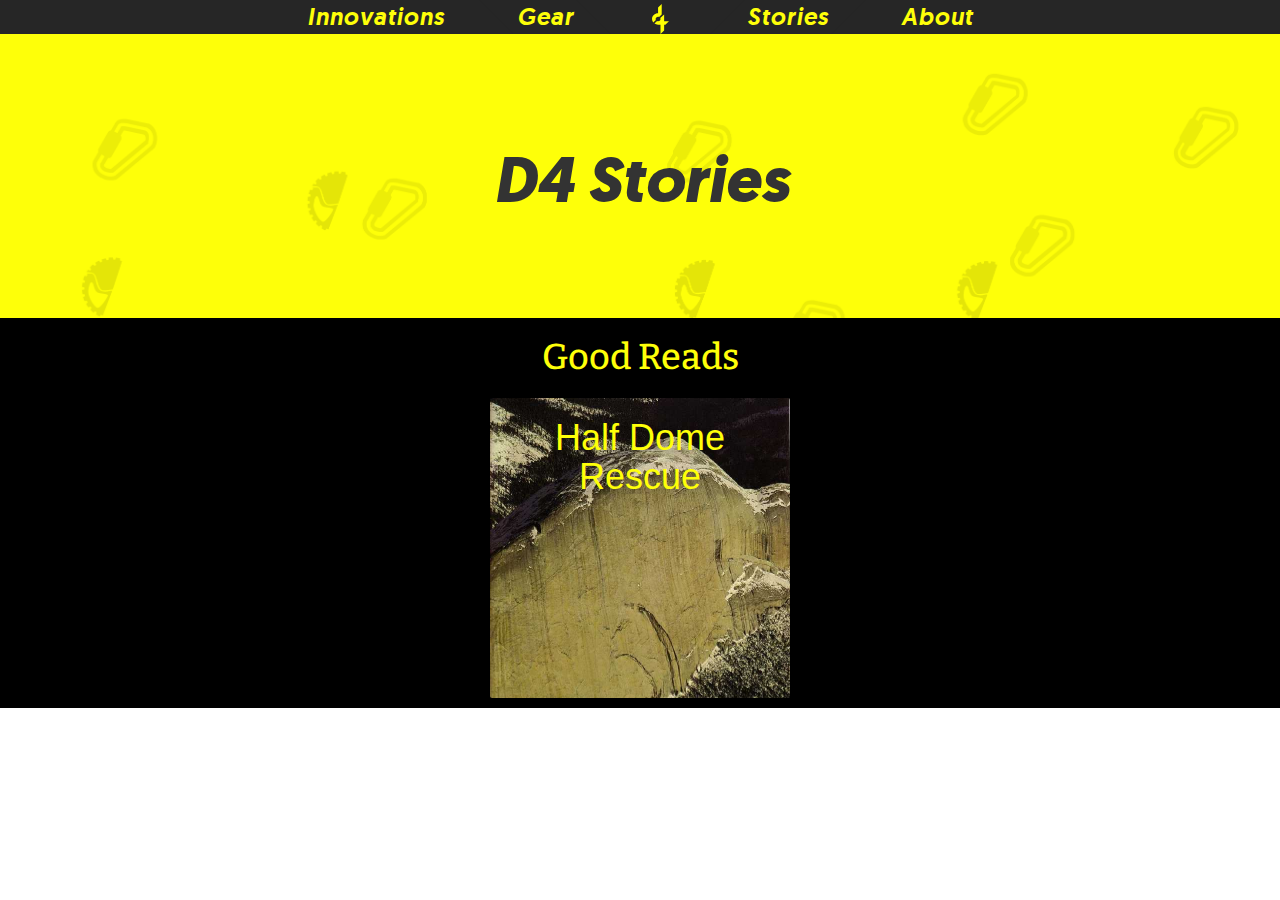
<file: static/stories.html>
<!DOCTYPE html>
<html>
<head>
    <title>D4</title>
    <!-- My CSS -->
    <link rel="stylesheet" href="style.css">
    <!-- Bootstrap CSS -->
    <link rel="stylesheet" href="https://maxcdn.bootstrapcdn.com/bootstrap/3.3.7/css/bootstrap.min.css" integrity="sha384-BVYiiSIFeK1dGmJRAkycuHAHRg32OmUcww7on3RYdg4Va+PmSTsz/K68vbdEjh4u" crossorigin="anonymous">
    <!-- JQuery -->
    <script src="https://ajax.googleapis.com/ajax/libs/jquery/3.2.1/jquery.min.js"></script>
    <!-- Boostrap JS -->
    <script src="https://maxcdn.bootstrapcdn.com/bootstrap/3.3.7/js/bootstrap.min.js" integrity="sha384-Tc5IQib027qvyjSMfHjOMaLkfuWVxZxUPnCJA7l2mCWNIpG9mGCD8wGNIcPD7Txa" crossorigin="anonymous"></script>
    <!-- My JS -->
    <script src="../js/scripts.js"></script>
    <!-- Bitter font -->
    <link href="https://fonts.googleapis.com/css?family=Bitter" rel="stylesheet">
    
</head>
    
<body>
    <div class="row menu">
    <nav>
        <ul>
            <left><li><a href="innovations.html"><span>Innovations</span></a></li></left>
            <left><li><a href="gear.html"><span>Gear</span></a></li></left>
            <li><a href="../index.html"><img src="images/logo_yellow.svg" class="logo"></a></li>
            <right><li><a href="stories.html"><span>Stories</span></a></li></right>
            <right><li><a href="about.html"><span>About</span></a></li></right>
        </ul>    
    </nav>
    </div>
    
    <div class="row story-background">
        <h1 class="story-title-italic" align="center">
            D4 Stories
        </h1>
    </div>
    
    <div class="row stories">
        <h1 id="reads" align="center">
            Good Reads
        </h1>
        <div class="col-md-4 col-md-offset-4" align="center">
            <a href="half_dome.html">
                <div class="card card-1" id="half_dome_story">
                    <h1>Half Dome Rescue</h1>
                </div>
            </a>
        </div>
    </div>
    
<!--
    <div class="row">
        <h1 id="latest" align="center">
            Latest
        </h1>
        <div class="col-md-4 col-md-offset-4" align="center">
            <div class="card card-1"></div>
        </div>
    </div>
-->
    
</body>
    
    
</html>
</file>
<file: static/style.css>
/* Global */
@font-face {
    font-family: 'geomanist';
    src: url('font/geomanist-regular-webfont.eot');
    src: url('font/geomanist-regular-webfont.ttf') format('truetype');
}
@font-face {
    font-family: 'geomanist-bold';
    src: url('font/geomanist-bold-webfont.eot');
    src: url('font/geomanist-bold-webfont.ttf') format('truetype');
}
@font-face {
    font-family: 'geomanist-bold-italic';
    src: url('font/geomanist-bold-italic-webfont.eot');
    src: url('font/geomanist-bold-italic-webfont.ttf') format('truetype');
}
@font-face {
    font-family: 'geomanist-regular-italic';
    src: url('font/geomanist-regular-italic-webfont.eot');
    src: url('font/geomanist-regular-italic-webfont.ttf') format('truetype');
}
@font-face {
    font-family: 'geomanist-medium';
    src: url('font/geomanist-medium-webfont.eot');
    src: url('font/geomanist-medium-webfont.ttf') format('truetype');
}
@font-face {
    font-family: 'geomanist-medium-italic';
    src: url('font/geomanist-medium-italic-webfont.eot');
    src: url('font/geomanist-medium-italic-webfont.ttf') format('truetype');
}

body {
    font-family: 'Bitter', serif;
}
.content-white {
    font-family: 'Bitter', serif;
    color: #FCFCFC;
}
.content-white-2 {
    font-family: 'Bitter', serif;
    line-height: 1.9;
    color: #FCFCFC;
    font-size: 18px;
}
.content-bitter {
    font-family: 'Bitter', serif;
    line-height: 1.7;
    font-size: 20px;
}
.container {
    max-width: 1440px !important;
}
.container-fluid {
    max-width: 1980px !important;
}

.highlight {
    background: #FEFF09;
    background-attachment: fixed;
    background-position: left bottom;
}halg
.highlighted {
    z-index: 2;
}
.right-text {
    padding-right: 10%
}
.left-text {
    padding-left: 10%;
}

/* Nav bar css */
.logo {
    height: 30px;
    width: auto;
    padding-top: 0px !important;
    padding-bottom: 0px !important;
}
.logo:hover {
    color: #262626;
}
a:link {
    color: #FEFF09;
    text-decoration: none;
}
a:visited:hover {
    color: #262626;
    text-decoration: none;
}
a:visited {
    color: #FEFF09;
    text-decoration: none;
}
a:link:hover {
    color: #262626;
    text-decoration: none;
}
a:hover {
    color: #262626;
    text-decoration: none; 
}
a {
    text-decoration: none;
    padding-top: 0px !important;
    padding-bottom: 0px !important;
}
.menu {
    background: #262626;
    font-size: 24px;
    font-family: 'geomanist-medium-italic';
    letter-spacing: 1px;
}
nav ul {
    list-style: none;
    margin: 0;
    padding: 0;
    text-align: center;
}
nav li {
    display: inline-block;
    margin: 0 5px;
    transition: all 0.3s;
}
nav a {
    display: block;
    color: #262626;
    transition: all 0.3s;
}
nav a:hover {
    color: #FEFF09;
}
nav .logo:hover {
    color: #262626 !important;
}
nav span {
    display: block;
}

/* Nav bar skew css */
@media all and (min-width: 690px) {
  left li {
    margin: 0;
    transform: skewX(45deg);
    padding: 0 2% 0 0;
  }
  right li {
    margin: 0;
    transform: skewX(-45deg);
    padding: 0 0 0 2%;
  }
  nav a {
    padding: 10px 20px;
    color: #fff;
    background-color: #262626;
  }
  nav a:hover {
    color: #fff;
    background-color: #FEFF09;
  }
  left span {
    transform: skewX(-45deg);
  }
  right span{
    transform: skewX(45deg)
  }
}
/* Landing page */
.landing-links {
    padding-left: 5%;
    margin-top: 35%;
}

@media (max-width : 1000px) {
    .landing-link {
        display: none !important;
    }
}
.img-responsive{
    max-width: 100%;
    height: auto;
}

/* About page */
.gradient {
    background: #FEFF09; /* For browsers that do not support gradients */
    background: -webkit-linear-gradient(#FEFF09, #FCFCFC); /* For Safari 5.1 to 6.0 */
    background: -o-linear-gradient(#FEFF09, #FCFCFC); /* For Opera 11.1 to 12.0 */
    background: -moz-linear-gradient(#FEFF09, #FCFCFC); /* For Firefox 3.6 to 15 */
    background: linear-gradient(#FEFF09, #FCFCFC); /* Standard syntax */
}
#barry {
    background: url("images/about/d4design_4.png");
    background-size: cover;
}
#barry2 {
    background: url("images/about/d4design_3.png");
    background-size: cover;
}
#john {
    background: url("images/about/d4design_2.png");
    background-size: cover;
}
#john2 {
    background: url("images/about/d4design.png");
    background-size: cover;
}
#team {
    font-size: 48pt;
    font-weight: bolder;
    font-style: italic;
    color: #262626;
    -webkit-text-stroke-width: 2px;
    -webkit-text-stroke-color: #262626;
}
#passion {
    font-family: 'Bitter', serif;
    padding: 2% 0 2% 0;
    width: 100%;
}
#yellow-title {
    font-family: 'geomanist-bold-italic';
    font-weight: bolder;
    color: #FEFF09;
    font-size: 28pt;
    text-align: center;
}
#yellow-title-left {
    font-weight: bolder;
    font-style: italic;
    color: #FEFF09;
    font-size: 28pt;
    text-align: left;
    padding-left: 10%;
}
#yellow-title-right {
    font-weight: bolder;
    font-style: italic;
    color: #FEFF09;
    font-size: 28pt;
    text-align: right;
    padding-right: 10%;
}

.pull-right {
    padding: 3% 8% 3% 30%;
}
.pull-left {
    padding: 3% 30% 3% 8%;
    padding-left: 8%;
    padding-right: 30%;
}

/* Innovations page */
.header {
    padding: 2% 0 4% 0;
}
#hybrid {
    background: url("images/innovations/hybriddi.png");
    background-size: cover;
}
#four-point {
    background: url("images/innovations/fourpoint.png");
    background-size: cover;
}
#curved {
    background: url("images/innovations/curvedcornders.png");
    background-size: cover;
}
#packed {
    background: url("images/innovations/packedfoldabillity.png");
    background-size: cover;
}
#tubing {
    padding-top: 6%;
    padding-bottom: 4%;
    max-height: auto;
    max-width: 50%;
}
#four-suspension {
    padding-bottom: 4%;
    max-height: auto;
    max-width: 70%;
}
#corners {
    padding-top: 10%;
    padding-bottom: 5%;
    max-height: auto;
    max-width: 40%;
}
#foldable {
    max-height: auto;
    max-width: 70%;
}
#authentic {
    background: url("images/innovations/authentic.png");
    background-size: cover;
}
#d4_design {
    background: url("images/innovations/d4design.png");
    background-size: cover;
}
.yellow-border {
    background: #FEFF09;
    max-height: 5px;
}
.cam-background {
    background: url("images/innovations/cam+biner.svg");
    background-size: cover;
}

.pull-right-2 {
    padding: 0% 8% 3% 30%;
}
.pull-left-2 {
    padding: 0% 30% 3% 8%;
    padding-left: 8%;
    padding-right: 30%;
}
.innovation-title {
    font-family: 'geomanist-bold';
}
.innovation-title-italic {
    font-family: 'geomanist-bold-italic';
}
.reg-italic {
    font-family: 'geomanist-regular-italic';
}

/* Gear */
.tent {
    width: 900px;
    height: auto;
    max-height: auto;
    max-width: 100%;
}
.innov-hover:hover {
    -webkit-box-shadow: 10px 10px 5px 1px rgba(254,255,9,1);
    -moz-box-shadow: 10px 10px 5px 1px rgba(254,255,9,1);
    box-shadow: 10px 10px 5px 1px rgba(254,255,9,1);
    transition: box-shadow 0.3s ease-in-out;
}
.selected {
    -webkit-box-shadow: 10px 10px 5px 1px rgba(254,255,9,1);
    -moz-box-shadow: 10px 10px 5px 1px rgba(254,255,9,1);
    box-shadow: 10px 10px 5px 1px rgba(254,255,9,1);
    transition: box-shadow 0.3s ease-in-out;
}

/* Gallery */
.gallery { 
    text-align: center; 
    padding: 5% 0 5% 0;
}
.current-image-wrapper {
    background-position: 50% 50%;
    background-repeat: no-repeat;
}
.current-image-wrapper img {
    display: block;
    max-width: 100%;
    margin: 0 auto;
    opacity: 1;
    transition: opacity 1.85s;
}
.current-image-wrapper .hideme {
    opacity: 0;
    transition: opacity 0s;
}
.hideme {
    display: none;
    opacity: 0;
}
.thumbnails li, .thumbnails a, .thumbnails img {
    display: inline-block;
    width: 7.5em;
    height: 6em;
    border: none;
}
.thumbnails a { 
    outline: none; 
}
.thumbnails2 li, .thumbnails2 a, .thumbnails2 img {
    display: inline-block;
    width: 7.5em;
    height: 5em;
    border: none;
}
.thumbnails2 a { 
    outline: none; 
}

/* Stories */
.story-background {
    background: url("images/stories/cam+biner.png");
    background-size: cover;
}
.story-title-italic {
    font-family: 'geomanist-bold-italic';
    font-size: 48pt;
    padding: 7% 0 7% 0;
}
.stories {
    background: black;
}
#reads {
    color: #FEFF09;
    font-family: 'Bitter', serif;
}
#latest {
    font-family: 'Bitter', serif;
}
.card {
    background: #fff;
    border-radius: 2px;
    display: inline-block;
    height: 300px;
    margin: 1rem;
    position: relative;
    width: 300px;
}
.card-1 {
    box-shadow: 0 1px 3px rgba(0,0,0,0.12), 0 1px 2px rgba(0,0,0,0.24);
    transition: all 0.3s cubic-bezier(.25,.8,.25,1);
}
.card-1:hover {
    box-shadow: 0 5px 10px #FEFF09, 0 5px 5px #FEFF09;
}
a .card-1 {
    color: #FEFF09 !important;
}
#half_dome_story {
    background: url("images/stories/half_dome.jpg");
    background-size: cover;
}

/* Half Dome */

.hdome-r {
/*    margin: 0 auto;*/
    margin-top: 5%;
    margin-right: 2%;
    -webkit-box-shadow: 5px 5px 5px 0px rgba(254,255,9,1);
    -moz-box-shadow: 5px 5px 5px 0px rgba(254,255,9,1);
    box-shadow: 5px 5px 5px 0px rgba(254,255,9,1);
    
}
.hdome-l {
/*    margin: 0 auto;*/
    margin-top: 5%;
    margin-left: 20%;
    -webkit-box-shadow: 5px 5px 5px 0px rgba(254,255,9,1);
    -moz-box-shadow: 5px 5px 5px 0px rgba(254,255,9,1);
    box-shadow: 5px 5px 5px 0px rgba(254,255,9,1);
}
.hdome {
    -webkit-box-shadow: 5px 5px 5px 0px rgba(254,255,9,1);
    -moz-box-shadow: 5px 5px 5px 0px rgba(254,255,9,1);
    box-shadow: 5px 5px 5px 0px rgba(254,255,9,1);
}


/* Bootstrap */
.col-centered {
    float: none;
    margin: auto;
}
.col-xs-offset-right-12 {
  margin-right: 100%;
}
.col-xs-offset-right-11 {
  margin-right: 91.66666667%;
}
.col-xs-offset-right-10 {
  margin-right: 83.33333333%;
}
.col-xs-offset-right-9 {
  margin-right: 75%;
}
.col-xs-offset-right-8 {
  margin-right: 66.66666667%;
}
.col-xs-offset-right-7 {
  margin-right: 58.33333333%;
}
.col-xs-offset-right-6 {
  margin-right: 50%;
}
.col-xs-offset-right-5 {
  margin-right: 41.66666667%;
}
.col-xs-offset-right-4 {
  margin-right: 33.33333333%;
}
.col-xs-offset-right-3 {
  margin-right: 25%;
}
.col-xs-offset-right-2 {
  margin-right: 16.66666667%;
}
.col-xs-offset-right-1 {
  margin-right: 8.33333333%;
}
.col-xs-offset-right-0 {
  margin-right: 0;
</file>
